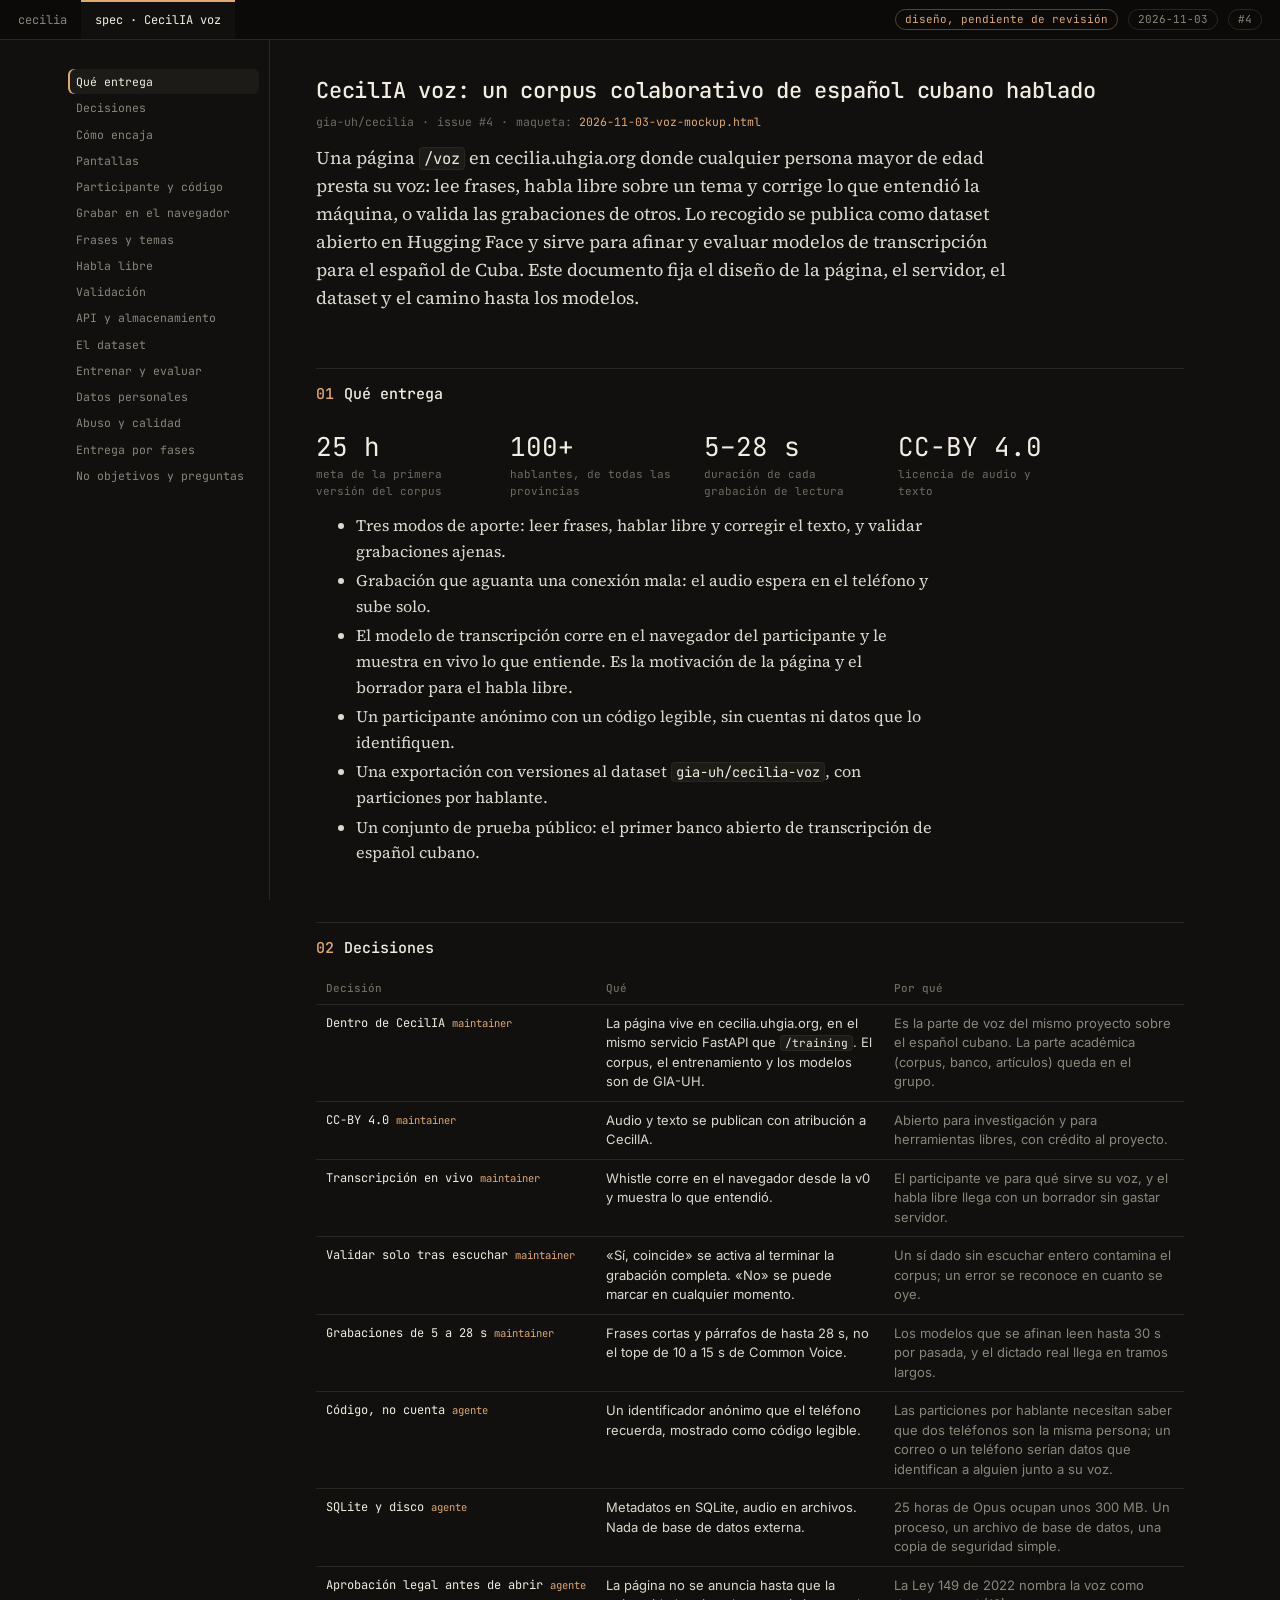
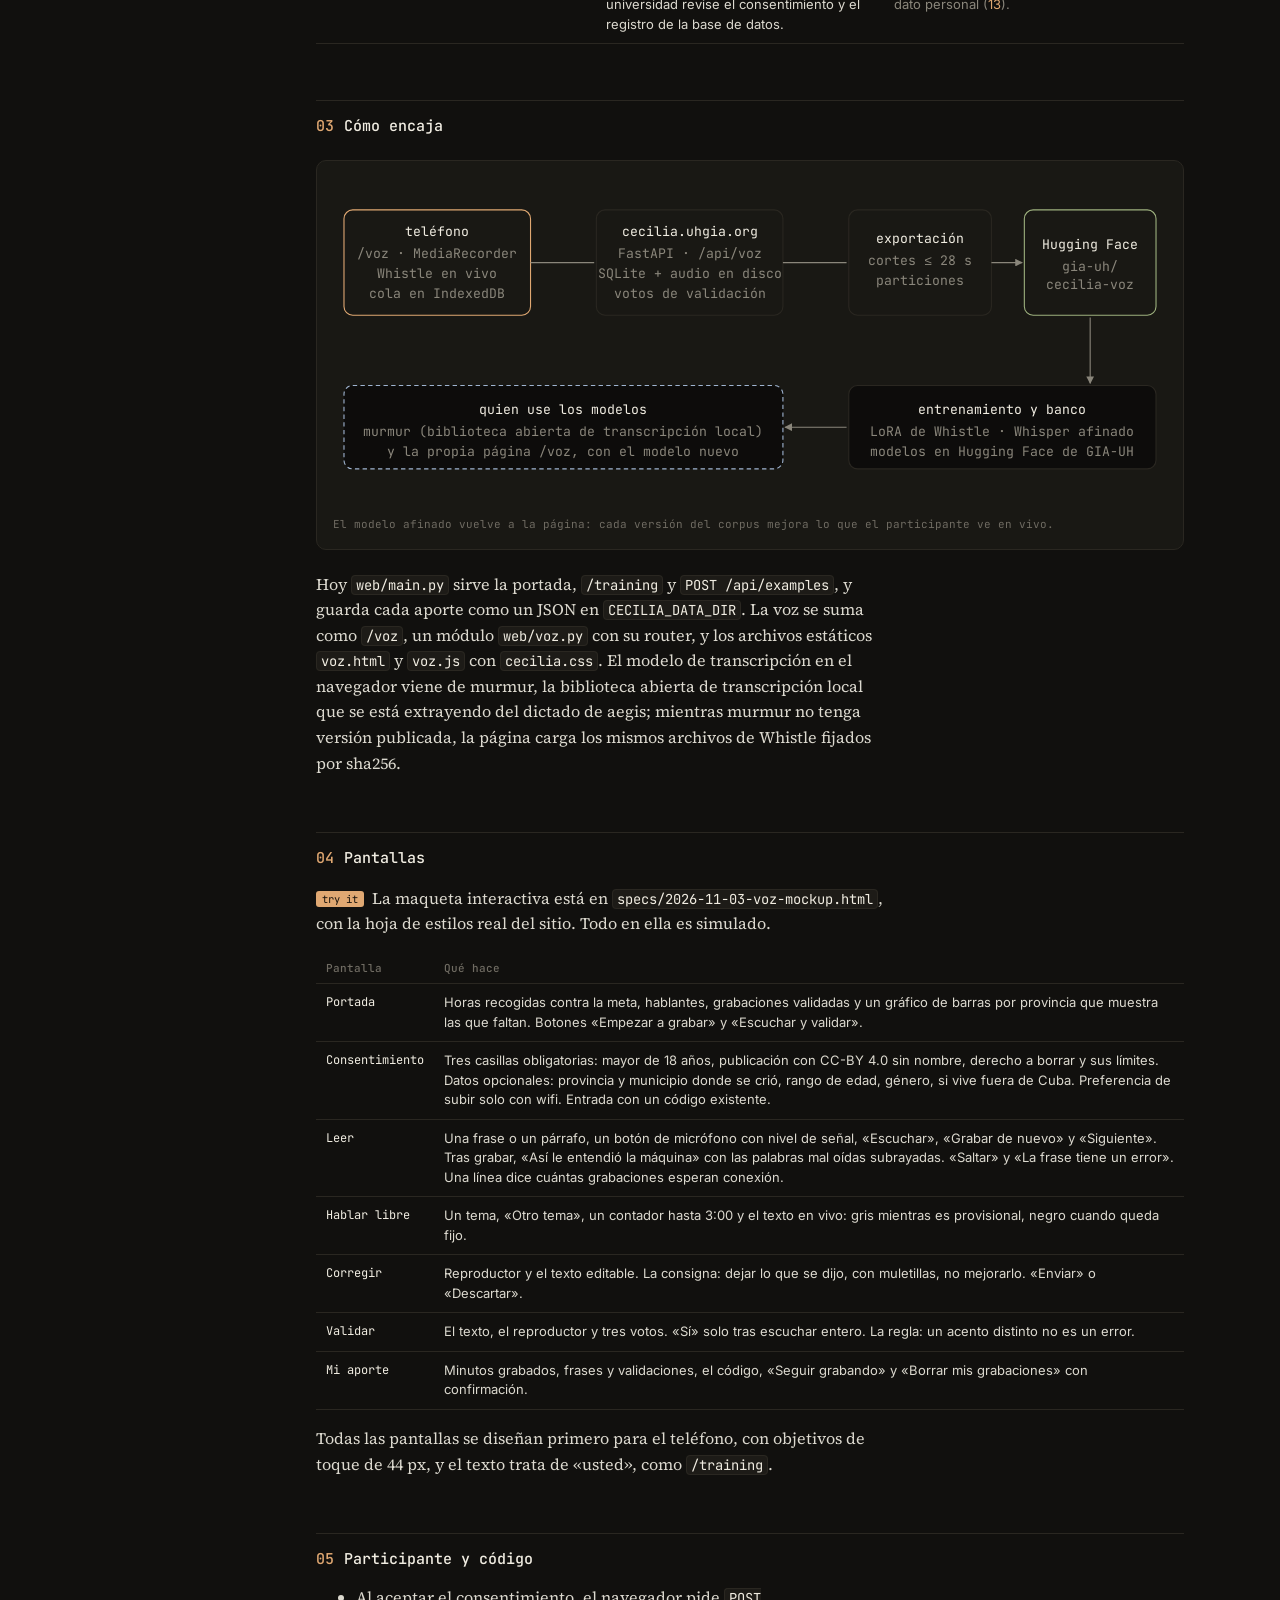
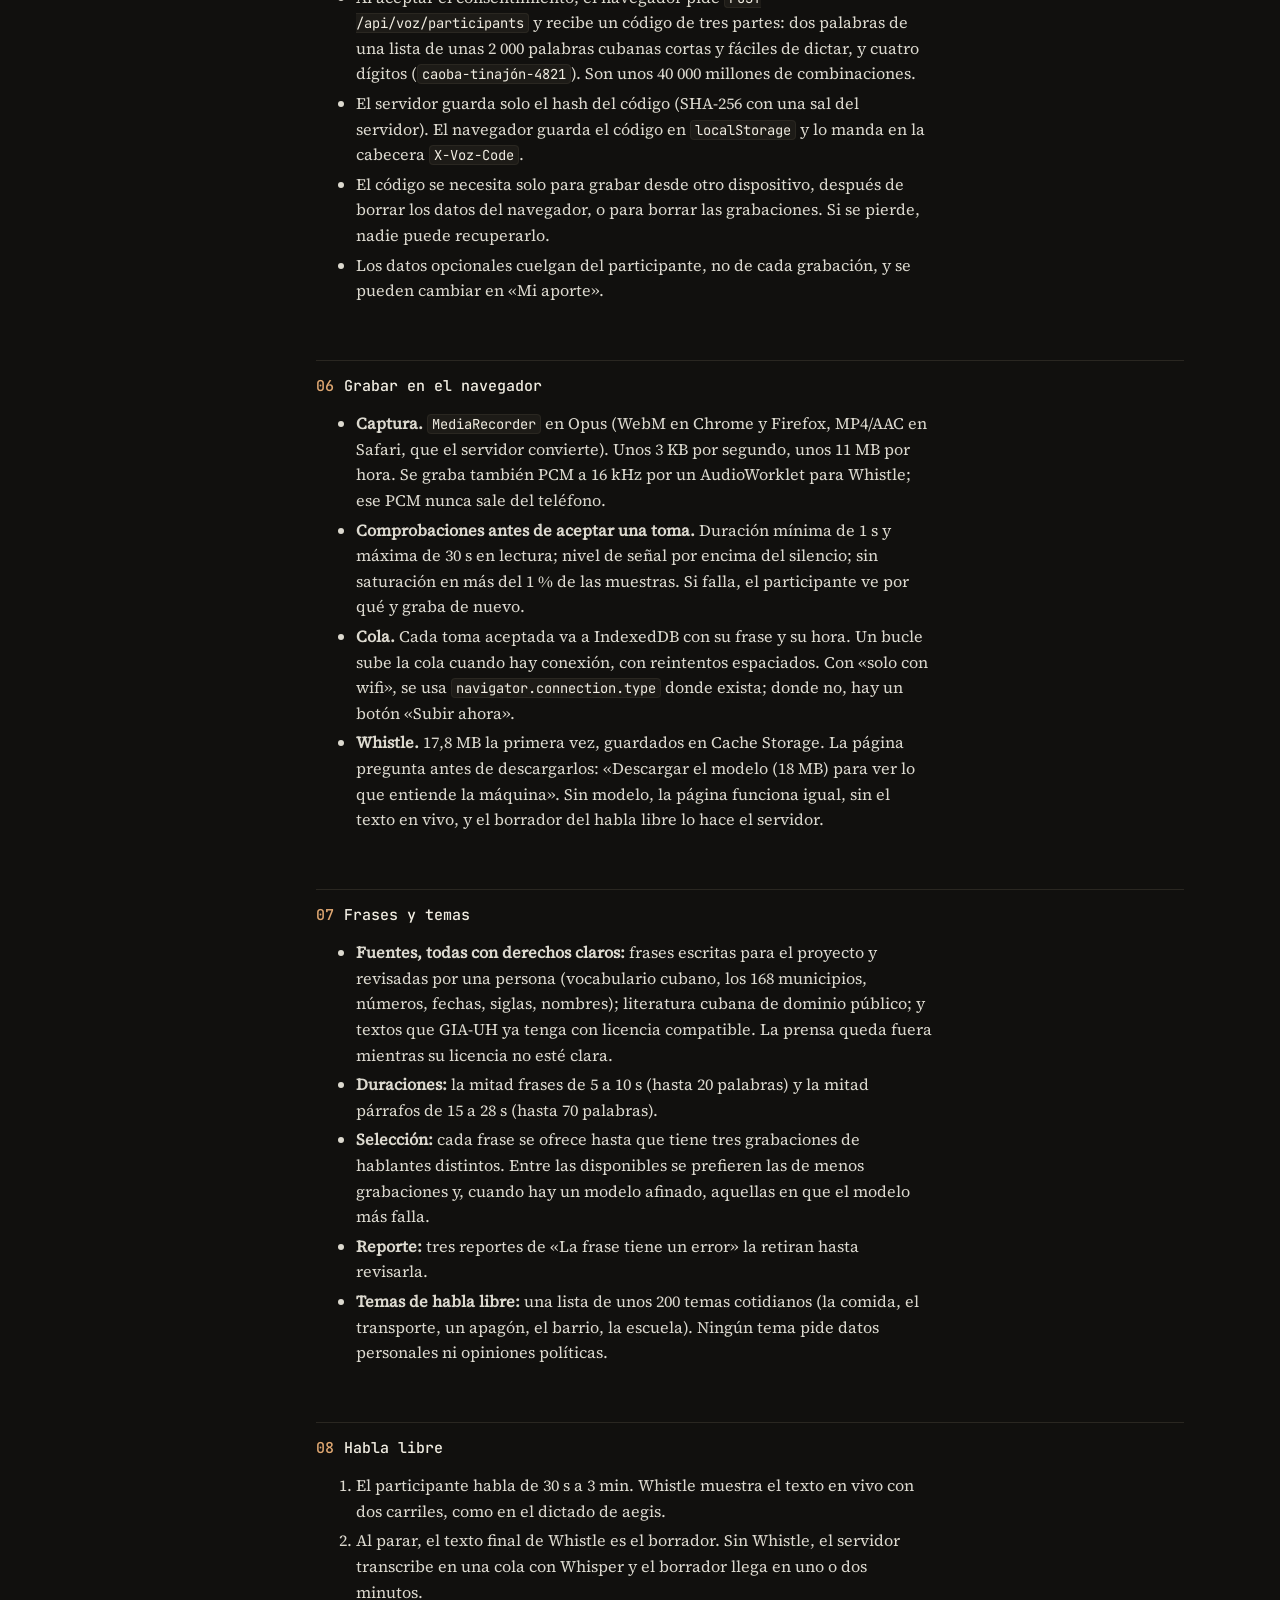
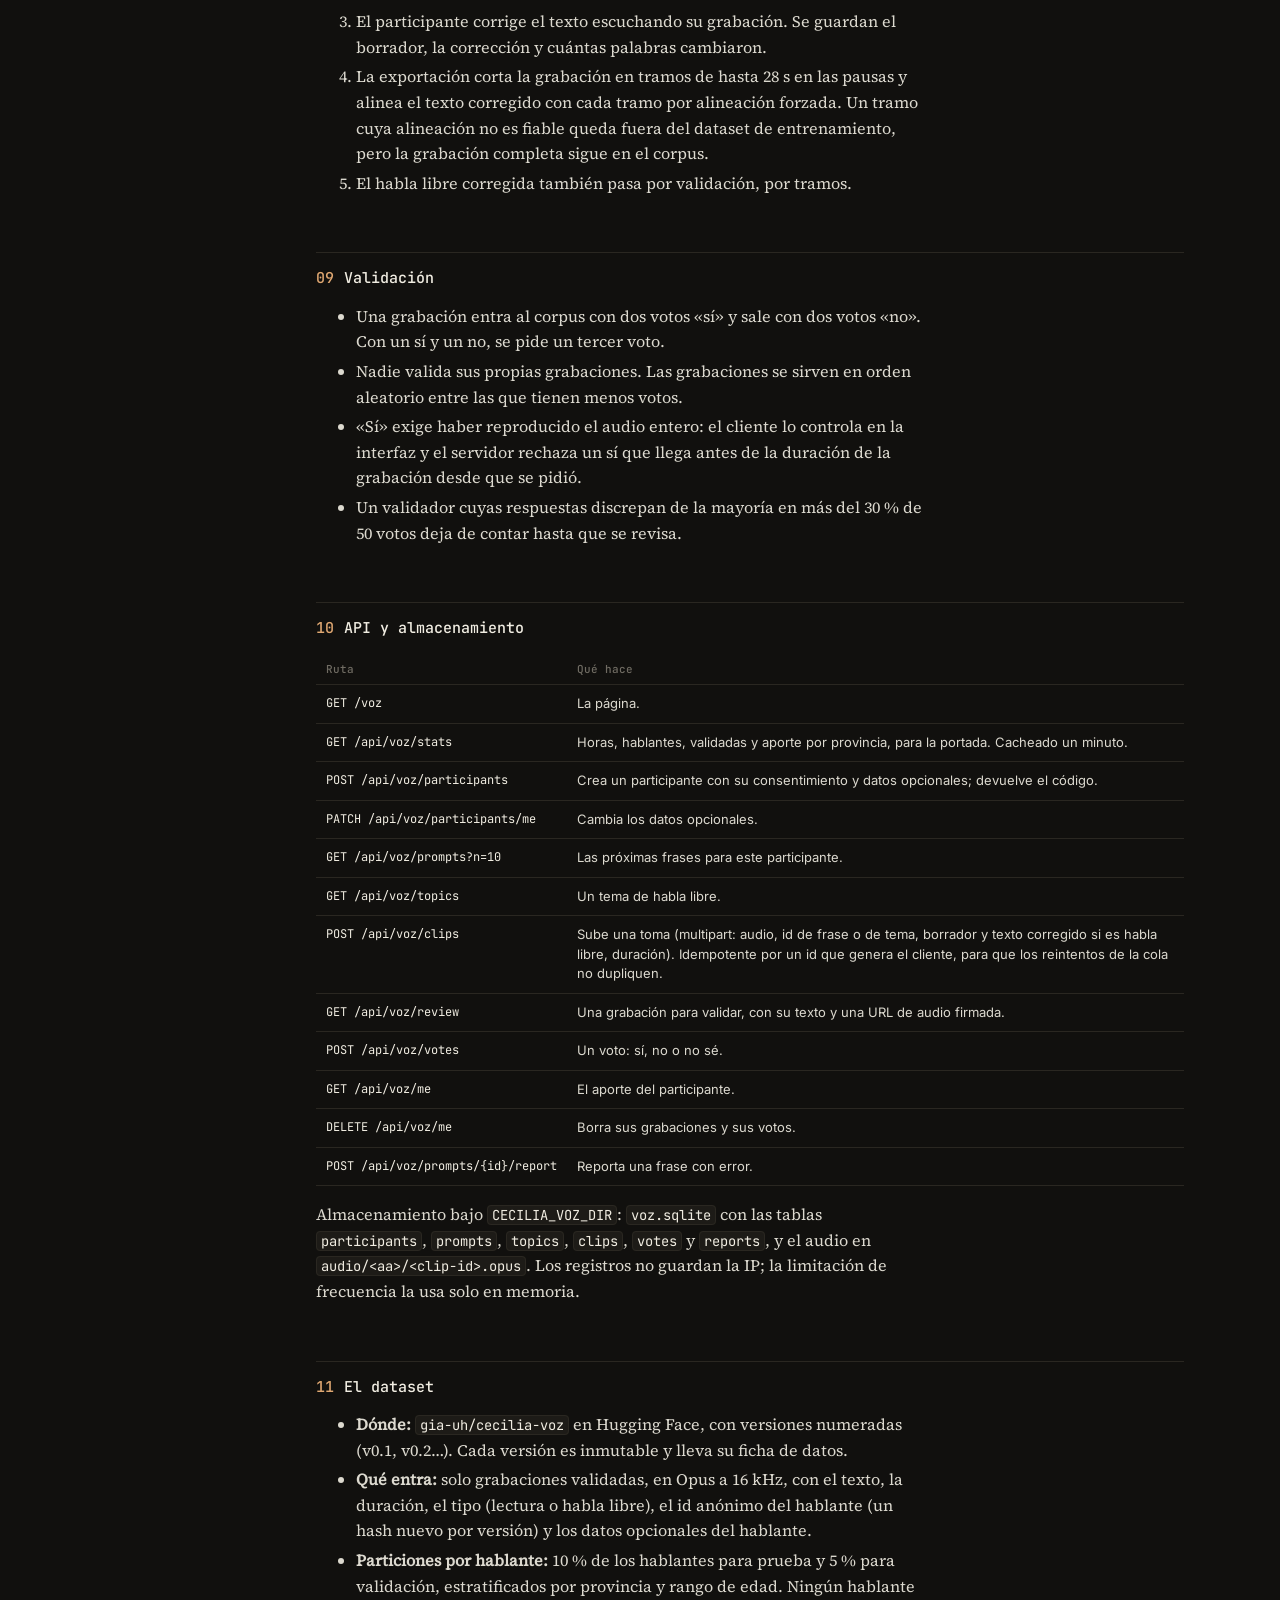
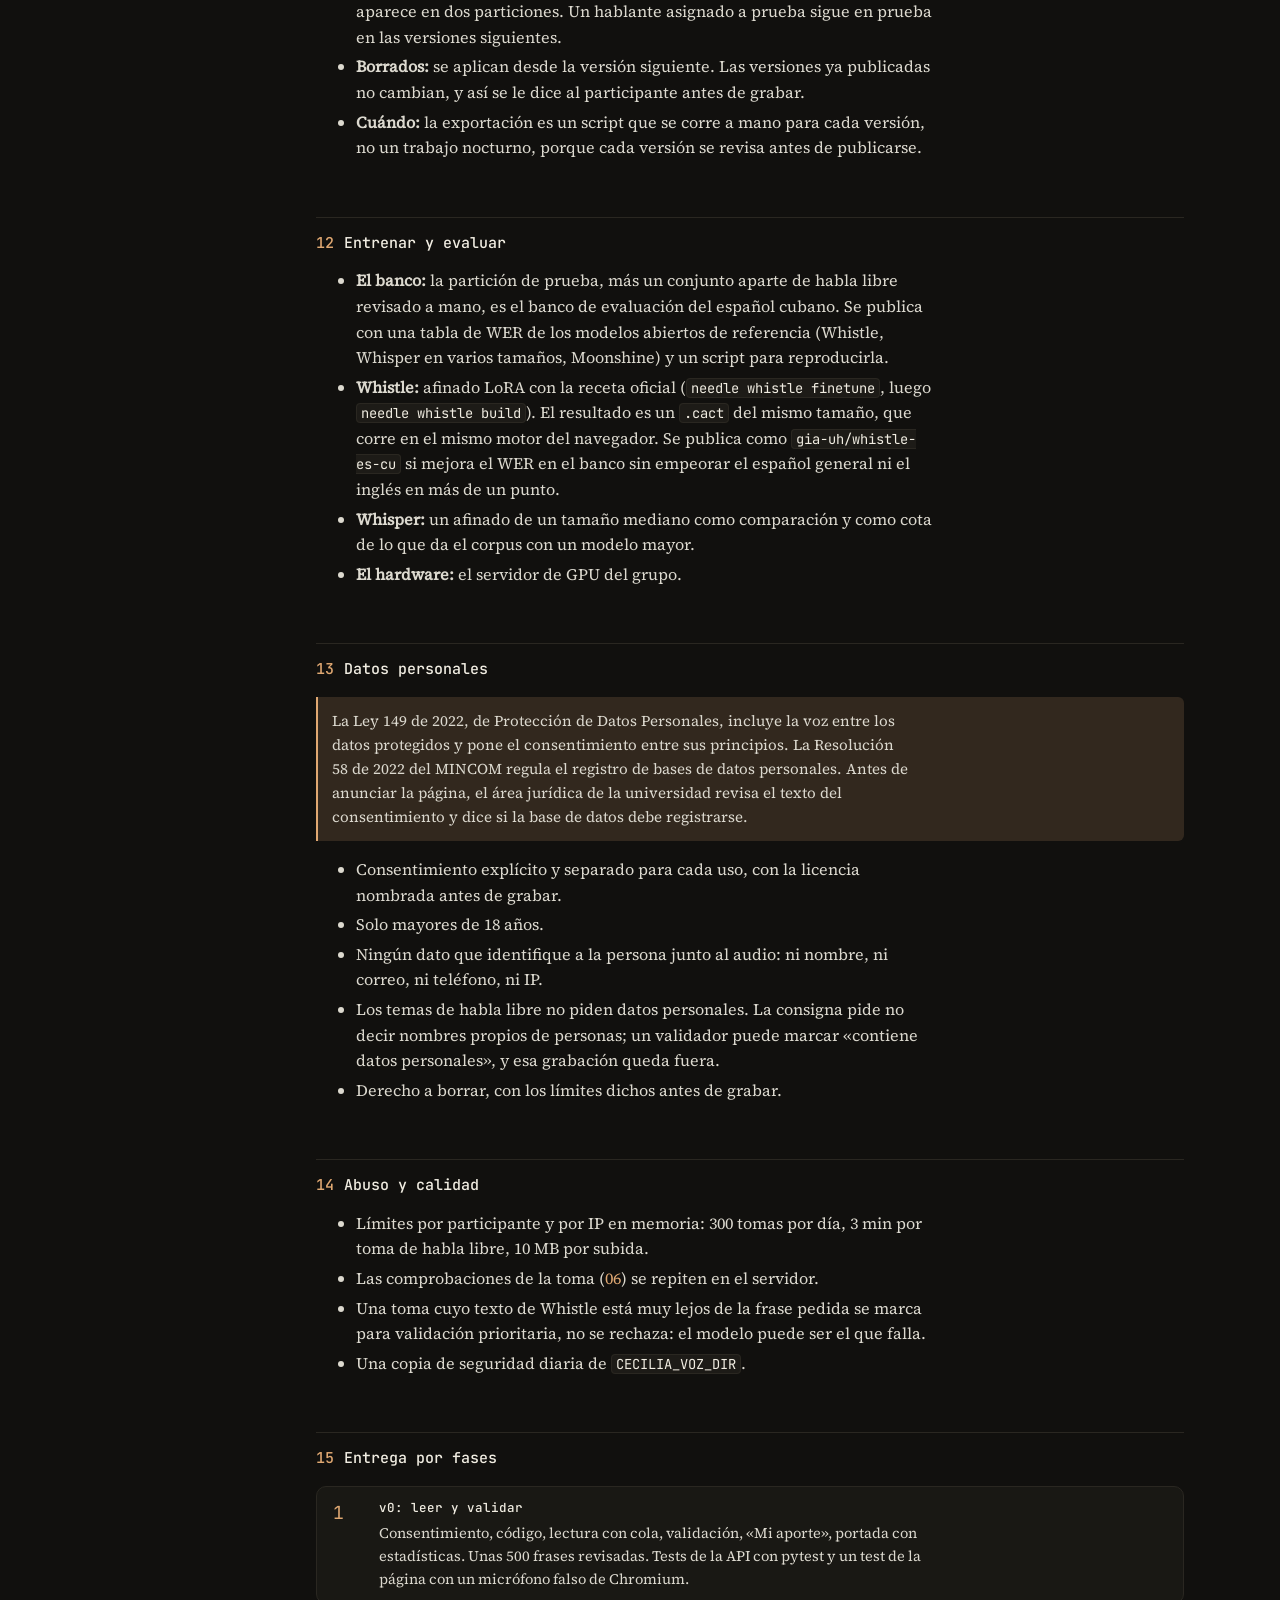
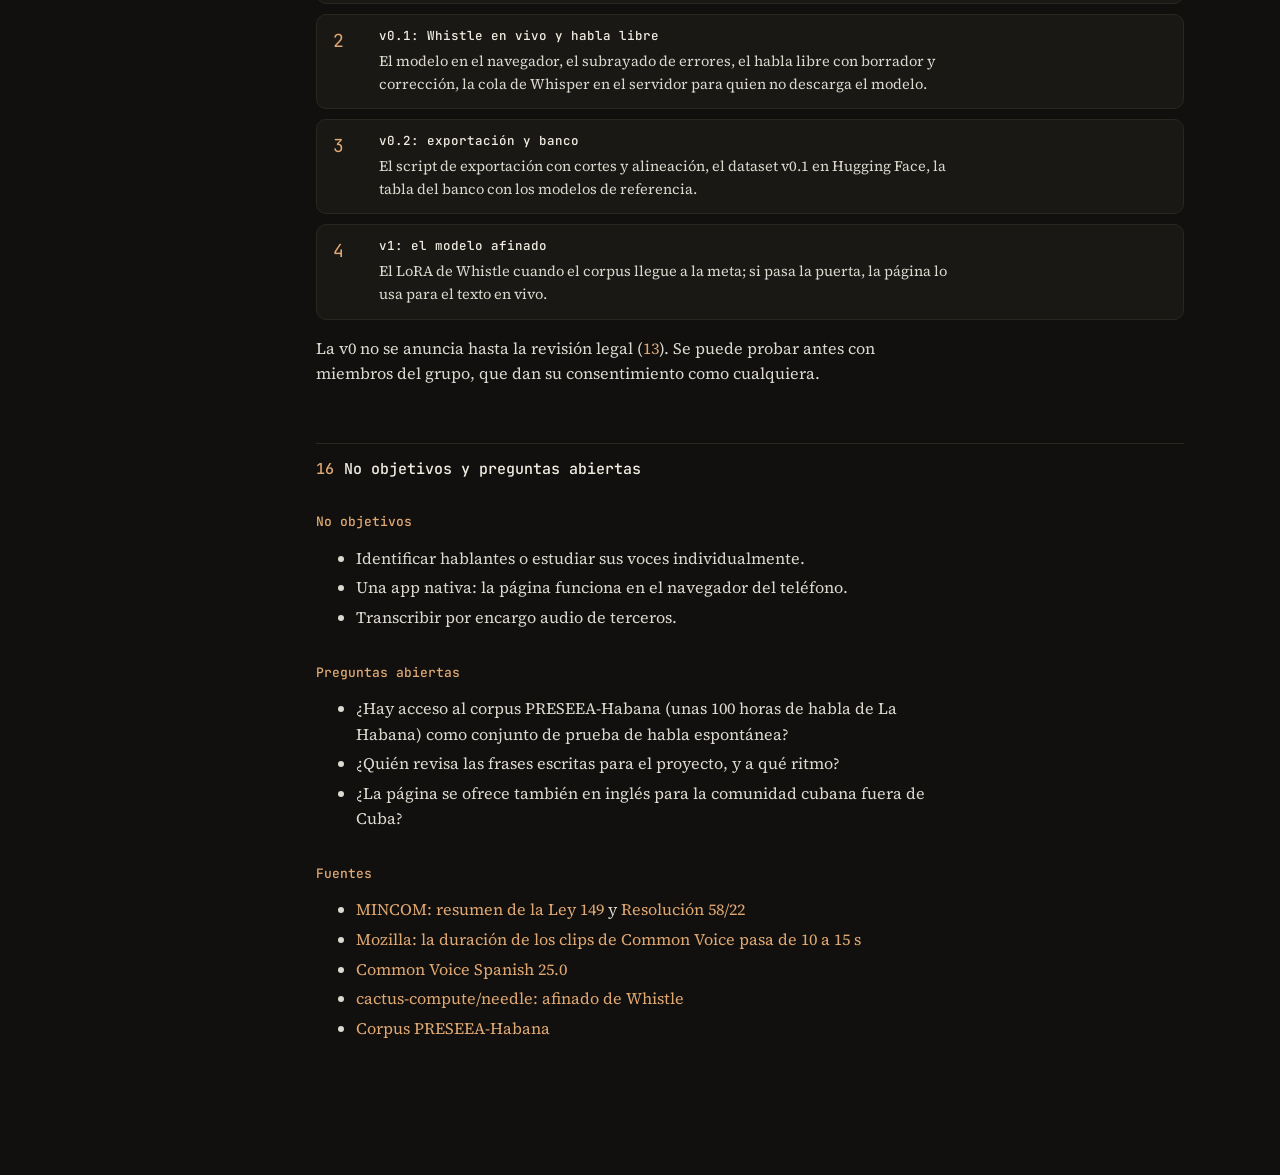
<file: specs/2026-11-03-voz-design.html>
<!doctype html>
<html lang="es">
<head>
<meta charset="utf-8">
<meta name="viewport" content="width=device-width,initial-scale=1">
<title>cecilia · spec · CecilIA voz</title>
<style>
/* @aegis-fonts */
@font-face{font-family:'Inter';font-weight:400;font-style:normal;font-display:swap;src:url([data-uri]) format('woff2')}
@font-face{font-family:'Inter';font-weight:500;font-style:normal;font-display:swap;src:url([data-uri]) format('woff2')}
@font-face{font-family:'JBM';font-weight:400;font-style:normal;font-display:swap;src:url([data-uri]) format('woff2')}
@font-face{font-family:'JBM';font-weight:500;font-style:normal;font-display:swap;src:url([data-uri]) format('woff2')}
@font-face{font-family:'SS4';font-weight:400;font-style:normal;font-display:swap;src:url([data-uri]) format('woff2')}
@font-face{font-family:'SS4';font-weight:400;font-style:italic;font-display:swap;src:url([data-uri]) format('woff2')}
/* @aegis-fonts-end */
/* The ink theme's variables, copied from repos/aegis/src/aegis/client/themes/ink.css. */
:root{
  --bg:#11100e;--chrome:#0b0a09;--side:#0d0c0b;--surface:#191814;--raised:#1d1b17;--rule:#2a2721;
  --ink:#dcd9cf;--strong:#f1ede2;--muted:#8a867b;--faint:#6f6b62;
  --accent:#e0a872;--accent-soft:rgba(224,168,114,.16);--on-accent:#1a140d;
  --ok:#9db07e;--err:#d9806f;--err-bg:#221512;--warn:#e0a872;--comms:#9fb4d0;
  --font-ui:'Inter',system-ui,-apple-system,'Segoe UI',sans-serif;
  --font-prose:'SS4',Georgia,serif;
  --font-mono:'JBM',ui-monospace,Menlo,monospace;
  --r:6px;--r-lg:10px;
}
*{box-sizing:border-box}
[hidden]{display:none!important}
html{scroll-behavior:smooth;scroll-padding-top:56px}
body{margin:0;background:var(--bg);color:var(--ink);font-family:var(--font-ui);font-size:14px;line-height:1.5}
a{color:var(--accent);text-decoration:none}
a:hover{text-decoration:underline}
code{font-family:var(--font-mono);font-size:.86em;background:var(--raised);border:1px solid var(--rule);border-radius:4px;padding:0 4px;color:var(--strong)}
.chrome{position:sticky;top:0;z-index:30;display:flex;align-items:center;gap:14px;height:40px;padding:0 18px;
  background:var(--chrome);border-bottom:1px solid var(--rule);font-family:var(--font-mono);font-size:12px;color:var(--muted)}
.chrome .tab{height:100%;display:flex;align-items:center;padding:0 14px;background:var(--bg);color:var(--strong);box-shadow:inset 0 2px 0 var(--accent)}
.chrome .st{margin-left:auto;display:flex;gap:10px}
.pill{font-family:var(--font-mono);font-size:11px;border:1px solid var(--rule);border-radius:999px;padding:1px 9px;color:var(--muted);white-space:nowrap}
.pill.acc{color:var(--accent);border-color:#5a4430}
.wrap{display:grid;grid-template-columns:220px minmax(0,1fr);max-width:1180px;margin:0 auto}
nav.toc{position:sticky;top:40px;align-self:start;height:calc(100vh - 40px);overflow:auto;padding:28px 10px 28px 18px;
  font-family:var(--font-mono);font-size:11.5px;border-right:1px solid var(--rule)}
nav.toc a{display:block;padding:4px 8px;margin:1px 0;border-radius:var(--r);color:var(--muted)}
nav.toc a:hover{background:var(--raised);color:var(--strong);text-decoration:none}
nav.toc a.on{color:var(--strong);background:var(--raised);box-shadow:inset 2px 0 0 var(--accent)}
main{padding:34px 46px 120px;min-width:0}
@media (max-width:860px){.wrap{grid-template-columns:1fr}nav.toc{display:none}main{padding:24px 18px 80px}}
h1{font-family:var(--font-mono);font-weight:500;font-size:22px;color:var(--strong);margin:0 0 6px;letter-spacing:-.01em}
.lede{font-family:var(--font-prose);font-size:18px;color:var(--ink);max-width:70ch;margin:14px 0 0;line-height:1.55}
h2{font-family:var(--font-mono);font-weight:500;font-size:15px;color:var(--strong);margin:56px 0 14px;padding-top:14px;border-top:1px solid var(--rule)}
h2 .n{color:var(--accent);margin-right:10px}
h3{font-family:var(--font-mono);font-weight:500;font-size:13px;color:var(--accent);margin:32px 0 8px}
p,li{font-family:var(--font-prose);font-size:16px;line-height:1.6;max-width:72ch}
li{margin:4px 0}
.meta{font-family:var(--font-mono);font-size:11.5px;color:var(--faint);display:flex;gap:8px;flex-wrap:wrap;align-items:center}
.duo{display:grid;grid-template-columns:1fr 1fr;gap:14px;margin:22px 0}
@media (max-width:760px){.duo{grid-template-columns:1fr}}
.card{background:var(--surface);border:1px solid var(--rule);border-radius:var(--r-lg);padding:16px 18px}
.card h4{margin:0 0 6px;font-family:var(--font-mono);font-weight:500;font-size:12.5px;color:var(--strong)}
.card p{font-size:14.5px;margin:6px 0 0}
.stats{display:flex;gap:26px;margin:22px 0 4px;flex-wrap:wrap}
.stat .v{font-family:var(--font-mono);font-size:26px;color:var(--strong)}
.stat .k{font-family:var(--font-mono);font-size:11px;color:var(--faint);max-width:24ch}
figure{margin:22px 0;background:var(--surface);border:1px solid var(--rule);border-radius:var(--r-lg);padding:16px}
figure svg{width:100%;height:auto;display:block}
figcaption{font-family:var(--font-mono);font-size:11px;color:var(--faint);margin-top:10px}
.try{font-family:var(--font-mono);font-size:10.5px;color:var(--on-accent);background:var(--accent);border-radius:3px;padding:1px 6px;margin-right:8px;vertical-align:1px}
.tbl{width:100%;border-collapse:collapse;margin:14px 0;font-size:13px}
.tbl th{text-align:left;font-family:var(--font-mono);font-weight:500;font-size:11px;color:var(--faint);padding:7px 10px;border-bottom:1px solid var(--rule)}
.tbl td{padding:9px 10px;border-bottom:1px solid var(--rule);vertical-align:top;color:var(--ink)}
.tbl td:first-child{color:var(--strong);font-family:var(--font-mono);font-size:12px;white-space:nowrap}
.tbl .why{color:var(--muted)}
.who{font-family:var(--font-mono);font-size:10.5px;color:var(--accent)}
.who.q{color:var(--comms)}
pre{font-family:var(--font-mono);font-size:12px;line-height:1.55;background:var(--chrome);border:1px solid var(--rule);border-radius:var(--r);padding:12px 14px;overflow:auto;color:var(--ink);margin:12px 0}
pre .c{color:var(--faint)}
.steps{display:flex;flex-direction:column;gap:10px;margin:16px 0;counter-reset:s}
.step{display:grid;grid-template-columns:34px 1fr;gap:12px;background:var(--surface);border:1px solid var(--rule);border-radius:var(--r-lg);padding:12px 16px}
.step .n{counter-increment:s;font-family:var(--font-mono);font-size:18px;color:var(--accent)}
.step .n:before{content:counter(s)}
.step h4{margin:0;font-family:var(--font-mono);font-weight:500;font-size:12.5px;color:var(--strong)}
.step p{font-size:14.5px;margin:4px 0 0}
.step .gate{font-family:var(--font-mono);font-size:11.5px;color:var(--ok);margin-top:6px}
.note{border-left:2px solid var(--warn);background:var(--accent-soft);border-radius:0 var(--r) var(--r) 0;padding:8px 14px;margin:16px 0}
.note p{margin:4px 0;font-size:15px}
/* the lexicon tester */
.lx{background:var(--bg);border:1px solid var(--rule);border-radius:var(--r-lg);overflow:hidden;margin:16px 0}
.lx .row{display:grid;grid-template-columns:1fr 1fr;gap:0}
.lx .col{padding:12px 14px;min-width:0}
.lx .col+.col{border-left:1px solid var(--rule)}
.lx label{display:block;font-family:var(--font-mono);font-size:11px;color:var(--faint);margin-bottom:6px}
.lx textarea{width:100%;background:var(--surface);border:1px solid var(--rule);border-radius:var(--r);color:var(--strong);font:12.5px/1.5 var(--font-mono);padding:8px;resize:vertical;min-height:110px}
.lx .out{padding:12px 14px;border-top:1px solid var(--rule);font-family:var(--font-prose);font-size:15.5px;color:var(--strong)}
.lx .out mark{background:var(--accent-soft);color:var(--accent);border-radius:3px;padding:0 2px}
.lx .cnt{font-family:var(--font-mono);font-size:11px;color:var(--faint);padding:0 14px 12px}
/* the two-lane player */
.lane{background:var(--bg);border:1px solid var(--rule);border-radius:var(--r-lg);padding:14px 16px;margin:16px 0}
.lane .ctl{display:flex;gap:10px;align-items:center;flex-wrap:wrap;font-family:var(--font-mono);font-size:11.5px;color:var(--muted)}
.lane button{font:11.5px var(--font-mono);background:var(--accent);color:var(--on-accent);border:0;border-radius:5px;padding:5px 12px;cursor:pointer}
.lane .box{margin-top:12px;min-height:90px;background:var(--surface);border:1px solid var(--rule);border-radius:var(--r);padding:10px 12px;font-family:var(--font-prose);font-size:15.5px;color:var(--strong)}
.lane .prov{color:var(--muted);font-style:italic}
.lane .fin{color:var(--strong)}
@media (pointer:coarse){
  .lane button,.lx textarea{min-height:44px}
}
@media (max-width:640px){
  .chrome .st .pill:not(.acc){display:none}
  .chrome{gap:8px;padding:0 10px}
  .chrome .tab{overflow:hidden;text-overflow:ellipsis;white-space:nowrap;min-width:0;padding:0 8px}
  .chrome .st{min-width:0}
  .chrome .st .pill{overflow:hidden;text-overflow:ellipsis;max-width:40vw}
  .tbl thead{display:none}
  .tbl,.tbl tbody,.tbl tr,.tbl td{display:block;width:auto}
  .tbl tr{padding:10px 0;border-bottom:1px solid var(--rule)}
  .tbl td{border:0;padding:2px 0}
  .tbl td:first-child{white-space:normal;margin-bottom:2px}
  code{overflow-wrap:anywhere}
  pre{white-space:pre-wrap;overflow-wrap:anywhere}
  .lx .row{grid-template-columns:1fr}
  .lx .col+.col{border-left:0;border-top:1px solid var(--rule)}
}
</style>
</head>
<body>
<div class="chrome">
  <span>cecilia</span>
  <span class="tab">spec · CecilIA voz</span>
  <span class="st"><span class="pill acc">diseño, pendiente de revisión</span><span class="pill">2026-11-03</span><span class="pill">#4</span></span>
</div>

<div class="wrap">
<nav class="toc" id="toc">
  <a href="#delivers">Qué entrega</a>
  <a href="#decisions">Decisiones</a>
  <a href="#fits">Cómo encaja</a>
  <a href="#screens">Pantallas</a>
  <a href="#participant">Participante y código</a>
  <a href="#recording">Grabar en el navegador</a>
  <a href="#prompts">Frases y temas</a>
  <a href="#free">Habla libre</a>
  <a href="#validation">Validación</a>
  <a href="#api">API y almacenamiento</a>
  <a href="#export">El dataset</a>
  <a href="#training">Entrenar y evaluar</a>
  <a href="#legal">Datos personales</a>
  <a href="#abuse">Abuso y calidad</a>
  <a href="#delivery">Entrega por fases</a>
  <a href="#open">No objetivos y preguntas</a>
</nav>
<main>

<h1>CecilIA voz: un corpus colaborativo de español cubano hablado</h1>
<div class="meta"><span>gia-uh/cecilia</span><span>·</span><span>issue #4</span><span>·</span><span>maqueta: <a href="2026-11-03-voz-mockup.html">2026-11-03-voz-mockup.html</a></span></div>
<p class="lede">Una página <code>/voz</code> en cecilia.uhgia.org donde cualquier persona mayor de edad presta su voz: lee frases, habla libre sobre un tema y corrige lo que entendió la máquina, o valida las grabaciones de otros. Lo recogido se publica como dataset abierto en Hugging Face y sirve para afinar y evaluar modelos de transcripción para el español de Cuba. Este documento fija el diseño de la página, el servidor, el dataset y el camino hasta los modelos.</p>

<h2 id="delivers"><span class="n">01</span>Qué entrega</h2>
<div class="stats">
  <div class="stat"><div class="v">25 h</div><div class="k">meta de la primera versión del corpus</div></div>
  <div class="stat"><div class="v">100+</div><div class="k">hablantes, de todas las provincias</div></div>
  <div class="stat"><div class="v">5–28 s</div><div class="k">duración de cada grabación de lectura</div></div>
  <div class="stat"><div class="v">CC-BY 4.0</div><div class="k">licencia de audio y texto</div></div>
</div>
<ul>
  <li>Tres modos de aporte: leer frases, hablar libre y corregir el texto, y validar grabaciones ajenas.</li>
  <li>Grabación que aguanta una conexión mala: el audio espera en el teléfono y sube solo.</li>
  <li>El modelo de transcripción corre en el navegador del participante y le muestra en vivo lo que entiende. Es la motivación de la página y el borrador para el habla libre.</li>
  <li>Un participante anónimo con un código legible, sin cuentas ni datos que lo identifiquen.</li>
  <li>Una exportación con versiones al dataset <code>gia-uh/cecilia-voz</code>, con particiones por hablante.</li>
  <li>Un conjunto de prueba público: el primer banco abierto de transcripción de español cubano.</li>
</ul>

<h2 id="decisions"><span class="n">02</span>Decisiones</h2>
<table class="tbl">
<thead><tr><th>Decisión</th><th>Qué</th><th>Por qué</th></tr></thead>
<tbody>
<tr><td>Dentro de CecilIA <span class="who">maintainer</span></td><td>La página vive en cecilia.uhgia.org, en el mismo servicio FastAPI que <code>/training</code>. El corpus, el entrenamiento y los modelos son de GIA-UH.</td><td class="why">Es la parte de voz del mismo proyecto sobre el español cubano. La parte académica (corpus, banco, artículos) queda en el grupo.</td></tr>
<tr><td>CC-BY 4.0 <span class="who">maintainer</span></td><td>Audio y texto se publican con atribución a CecilIA.</td><td class="why">Abierto para investigación y para herramientas libres, con crédito al proyecto.</td></tr>
<tr><td>Transcripción en vivo <span class="who">maintainer</span></td><td>Whistle corre en el navegador desde la v0 y muestra lo que entendió.</td><td class="why">El participante ve para qué sirve su voz, y el habla libre llega con un borrador sin gastar servidor.</td></tr>
<tr><td>Validar solo tras escuchar <span class="who">maintainer</span></td><td>«Sí, coincide» se activa al terminar la grabación completa. «No» se puede marcar en cualquier momento.</td><td class="why">Un sí dado sin escuchar entero contamina el corpus; un error se reconoce en cuanto se oye.</td></tr>
<tr><td>Grabaciones de 5 a 28 s <span class="who">maintainer</span></td><td>Frases cortas y párrafos de hasta 28 s, no el tope de 10 a 15 s de Common Voice.</td><td class="why">Los modelos que se afinan leen hasta 30 s por pasada, y el dictado real llega en tramos largos.</td></tr>
<tr><td>Código, no cuenta <span class="who">agente</span></td><td>Un identificador anónimo que el teléfono recuerda, mostrado como código legible.</td><td class="why">Las particiones por hablante necesitan saber que dos teléfonos son la misma persona; un correo o un teléfono serían datos que identifican a alguien junto a su voz.</td></tr>
<tr><td>SQLite y disco <span class="who">agente</span></td><td>Metadatos en SQLite, audio en archivos. Nada de base de datos externa.</td><td class="why">25 horas de Opus ocupan unos 300 MB. Un proceso, un archivo de base de datos, una copia de seguridad simple.</td></tr>
<tr><td>Aprobación legal antes de abrir <span class="who">agente</span></td><td>La página no se anuncia hasta que la universidad revise el consentimiento y el registro de la base de datos.</td><td class="why">La Ley 149 de 2022 nombra la voz como dato personal (<a href="#legal">13</a>).</td></tr>
</tbody>
</table>

<h2 id="fits"><span class="n">03</span>Cómo encaja</h2>
<figure>
<svg viewBox="0 0 760 300" role="img" aria-label="Del teléfono al dataset y a los modelos">
  <defs><marker id="ar" viewBox="0 0 10 10" refX="9" refY="5" markerWidth="7" markerHeight="7" orient="auto"><path d="M0 0L10 5L0 10z" fill="#8a867b"/></marker></defs>
  <g font-family="JBM,monospace" font-size="12" fill="#dcd9cf">
    <rect x="10" y="30" width="170" height="96" rx="8" fill="#191814" stroke="#e0a872"/>
    <text x="95" y="54" text-anchor="middle" fill="#f1ede2">teléfono</text>
    <text x="95" y="74" text-anchor="middle" fill="#8a867b">/voz · MediaRecorder</text>
    <text x="95" y="92" text-anchor="middle" fill="#8a867b">Whistle en vivo</text>
    <text x="95" y="110" text-anchor="middle" fill="#8a867b">cola en IndexedDB</text>
    <rect x="240" y="30" width="170" height="96" rx="8" fill="#191814" stroke="#2a2721"/>
    <text x="325" y="54" text-anchor="middle" fill="#f1ede2">cecilia.uhgia.org</text>
    <text x="325" y="74" text-anchor="middle" fill="#8a867b">FastAPI · /api/voz</text>
    <text x="325" y="92" text-anchor="middle" fill="#8a867b">SQLite + audio en disco</text>
    <text x="325" y="110" text-anchor="middle" fill="#8a867b">votos de validación</text>
    <rect x="470" y="30" width="130" height="96" rx="8" fill="#191814" stroke="#2a2721"/>
    <text x="535" y="60" text-anchor="middle" fill="#f1ede2">exportación</text>
    <text x="535" y="80" text-anchor="middle" fill="#8a867b">cortes ≤ 28 s</text>
    <text x="535" y="98" text-anchor="middle" fill="#8a867b">particiones</text>
    <rect x="630" y="30" width="120" height="96" rx="8" fill="#191814" stroke="#9db07e"/>
    <text x="690" y="66" text-anchor="middle" fill="#f1ede2">Hugging Face</text>
    <text x="690" y="86" text-anchor="middle" fill="#8a867b">gia-uh/</text>
    <text x="690" y="102" text-anchor="middle" fill="#8a867b">cecilia-voz</text>
    <path d="M180 78H238M410 78H468M600 78H628" stroke="#8a867b" fill="none" marker-end="url(#ar)"/>
    <rect x="470" y="190" width="280" height="76" rx="8" fill="#0d0c0b" stroke="#2a2721"/>
    <text x="610" y="216" text-anchor="middle" fill="#f1ede2">entrenamiento y banco</text>
    <text x="610" y="236" text-anchor="middle" fill="#8a867b">LoRA de Whistle · Whisper afinado</text>
    <text x="610" y="254" text-anchor="middle" fill="#8a867b">modelos en Hugging Face de GIA-UH</text>
    <path d="M690 128V188" stroke="#8a867b" fill="none" marker-end="url(#ar)"/>
    <rect x="10" y="190" width="400" height="76" rx="8" fill="#0d0c0b" stroke="#9fb4d0" stroke-dasharray="4 3"/>
    <text x="210" y="216" text-anchor="middle" fill="#f1ede2">quien use los modelos</text>
    <text x="210" y="236" text-anchor="middle" fill="#8a867b">murmur (biblioteca abierta de transcripción local)</text>
    <text x="210" y="254" text-anchor="middle" fill="#8a867b">y la propia página /voz, con el modelo nuevo</text>
    <path d="M468 228H412" stroke="#8a867b" fill="none" marker-end="url(#ar)"/>
  </g>
</svg>
<figcaption>El modelo afinado vuelve a la página: cada versión del corpus mejora lo que el participante ve en vivo.</figcaption>
</figure>
<p>Hoy <code>web/main.py</code> sirve la portada, <code>/training</code> y <code>POST /api/examples</code>, y guarda cada aporte como un JSON en <code>CECILIA_DATA_DIR</code>. La voz se suma como <code>/voz</code>, un módulo <code>web/voz.py</code> con su router, y los archivos estáticos <code>voz.html</code> y <code>voz.js</code> con <code>cecilia.css</code>. El modelo de transcripción en el navegador viene de murmur, la biblioteca abierta de transcripción local que se está extrayendo del dictado de aegis; mientras murmur no tenga versión publicada, la página carga los mismos archivos de Whistle fijados por sha256.</p>

<h2 id="screens"><span class="n">04</span>Pantallas</h2>
<p><span class="try">try it</span>La maqueta interactiva está en <a href="2026-11-03-voz-mockup.html"><code>specs/2026-11-03-voz-mockup.html</code></a>, con la hoja de estilos real del sitio. Todo en ella es simulado.</p>
<table class="tbl">
<thead><tr><th>Pantalla</th><th>Qué hace</th></tr></thead>
<tbody>
<tr><td>Portada</td><td>Horas recogidas contra la meta, hablantes, grabaciones validadas y un gráfico de barras por provincia que muestra las que faltan. Botones «Empezar a grabar» y «Escuchar y validar».</td></tr>
<tr><td>Consentimiento</td><td>Tres casillas obligatorias: mayor de 18 años, publicación con CC-BY 4.0 sin nombre, derecho a borrar y sus límites. Datos opcionales: provincia y municipio donde se crió, rango de edad, género, si vive fuera de Cuba. Preferencia de subir solo con wifi. Entrada con un código existente.</td></tr>
<tr><td>Leer</td><td>Una frase o un párrafo, un botón de micrófono con nivel de señal, «Escuchar», «Grabar de nuevo» y «Siguiente». Tras grabar, «Así le entendió la máquina» con las palabras mal oídas subrayadas. «Saltar» y «La frase tiene un error». Una línea dice cuántas grabaciones esperan conexión.</td></tr>
<tr><td>Hablar libre</td><td>Un tema, «Otro tema», un contador hasta 3:00 y el texto en vivo: gris mientras es provisional, negro cuando queda fijo.</td></tr>
<tr><td>Corregir</td><td>Reproductor y el texto editable. La consigna: dejar lo que se dijo, con muletillas, no mejorarlo. «Enviar» o «Descartar».</td></tr>
<tr><td>Validar</td><td>El texto, el reproductor y tres votos. «Sí» solo tras escuchar entero. La regla: un acento distinto no es un error.</td></tr>
<tr><td>Mi aporte</td><td>Minutos grabados, frases y validaciones, el código, «Seguir grabando» y «Borrar mis grabaciones» con confirmación.</td></tr>
</tbody>
</table>
<p>Todas las pantallas se diseñan primero para el teléfono, con objetivos de toque de 44 px, y el texto trata de «usted», como <code>/training</code>.</p>

<h2 id="participant"><span class="n">05</span>Participante y código</h2>
<ul>
  <li>Al aceptar el consentimiento, el navegador pide <code>POST /api/voz/participants</code> y recibe un código de tres partes: dos palabras de una lista de unas 2 000 palabras cubanas cortas y fáciles de dictar, y cuatro dígitos (<code>caoba-tinajón-4821</code>). Son unos 40 000 millones de combinaciones.</li>
  <li>El servidor guarda solo el hash del código (SHA-256 con una sal del servidor). El navegador guarda el código en <code>localStorage</code> y lo manda en la cabecera <code>X-Voz-Code</code>.</li>
  <li>El código se necesita solo para grabar desde otro dispositivo, después de borrar los datos del navegador, o para borrar las grabaciones. Si se pierde, nadie puede recuperarlo.</li>
  <li>Los datos opcionales cuelgan del participante, no de cada grabación, y se pueden cambiar en «Mi aporte».</li>
</ul>

<h2 id="recording"><span class="n">06</span>Grabar en el navegador</h2>
<ul>
  <li><b>Captura.</b> <code>MediaRecorder</code> en Opus (WebM en Chrome y Firefox, MP4/AAC en Safari, que el servidor convierte). Unos 3 KB por segundo, unos 11 MB por hora. Se graba también PCM a 16 kHz por un AudioWorklet para Whistle; ese PCM nunca sale del teléfono.</li>
  <li><b>Comprobaciones antes de aceptar una toma.</b> Duración mínima de 1 s y máxima de 30 s en lectura; nivel de señal por encima del silencio; sin saturación en más del 1 % de las muestras. Si falla, el participante ve por qué y graba de nuevo.</li>
  <li><b>Cola.</b> Cada toma aceptada va a IndexedDB con su frase y su hora. Un bucle sube la cola cuando hay conexión, con reintentos espaciados. Con «solo con wifi», se usa <code>navigator.connection.type</code> donde exista; donde no, hay un botón «Subir ahora».</li>
  <li><b>Whistle.</b> 17,8 MB la primera vez, guardados en Cache Storage. La página pregunta antes de descargarlos: «Descargar el modelo (18 MB) para ver lo que entiende la máquina». Sin modelo, la página funciona igual, sin el texto en vivo, y el borrador del habla libre lo hace el servidor.</li>
</ul>

<h2 id="prompts"><span class="n">07</span>Frases y temas</h2>
<ul>
  <li><b>Fuentes, todas con derechos claros:</b> frases escritas para el proyecto y revisadas por una persona (vocabulario cubano, los 168 municipios, números, fechas, siglas, nombres); literatura cubana de dominio público; y textos que GIA-UH ya tenga con licencia compatible. La prensa queda fuera mientras su licencia no esté clara.</li>
  <li><b>Duraciones:</b> la mitad frases de 5 a 10 s (hasta 20 palabras) y la mitad párrafos de 15 a 28 s (hasta 70 palabras).</li>
  <li><b>Selección:</b> cada frase se ofrece hasta que tiene tres grabaciones de hablantes distintos. Entre las disponibles se prefieren las de menos grabaciones y, cuando hay un modelo afinado, aquellas en que el modelo más falla.</li>
  <li><b>Reporte:</b> tres reportes de «La frase tiene un error» la retiran hasta revisarla.</li>
  <li><b>Temas de habla libre:</b> una lista de unos 200 temas cotidianos (la comida, el transporte, un apagón, el barrio, la escuela). Ningún tema pide datos personales ni opiniones políticas.</li>
</ul>

<h2 id="free"><span class="n">08</span>Habla libre</h2>
<ol>
  <li>El participante habla de 30 s a 3 min. Whistle muestra el texto en vivo con dos carriles, como en el dictado de aegis.</li>
  <li>Al parar, el texto final de Whistle es el borrador. Sin Whistle, el servidor transcribe en una cola con Whisper y el borrador llega en uno o dos minutos.</li>
  <li>El participante corrige el texto escuchando su grabación. Se guardan el borrador, la corrección y cuántas palabras cambiaron.</li>
  <li>La exportación corta la grabación en tramos de hasta 28 s en las pausas y alinea el texto corregido con cada tramo por alineación forzada. Un tramo cuya alineación no es fiable queda fuera del dataset de entrenamiento, pero la grabación completa sigue en el corpus.</li>
  <li>El habla libre corregida también pasa por validación, por tramos.</li>
</ol>

<h2 id="validation"><span class="n">09</span>Validación</h2>
<ul>
  <li>Una grabación entra al corpus con dos votos «sí» y sale con dos votos «no». Con un sí y un no, se pide un tercer voto.</li>
  <li>Nadie valida sus propias grabaciones. Las grabaciones se sirven en orden aleatorio entre las que tienen menos votos.</li>
  <li>«Sí» exige haber reproducido el audio entero: el cliente lo controla en la interfaz y el servidor rechaza un sí que llega antes de la duración de la grabación desde que se pidió.</li>
  <li>Un validador cuyas respuestas discrepan de la mayoría en más del 30 % de 50 votos deja de contar hasta que se revisa.</li>
</ul>

<h2 id="api"><span class="n">10</span>API y almacenamiento</h2>
<table class="tbl">
<thead><tr><th>Ruta</th><th>Qué hace</th></tr></thead>
<tbody>
<tr><td>GET /voz</td><td>La página.</td></tr>
<tr><td>GET /api/voz/stats</td><td>Horas, hablantes, validadas y aporte por provincia, para la portada. Cacheado un minuto.</td></tr>
<tr><td>POST /api/voz/participants</td><td>Crea un participante con su consentimiento y datos opcionales; devuelve el código.</td></tr>
<tr><td>PATCH /api/voz/participants/me</td><td>Cambia los datos opcionales.</td></tr>
<tr><td>GET /api/voz/prompts?n=10</td><td>Las próximas frases para este participante.</td></tr>
<tr><td>GET /api/voz/topics</td><td>Un tema de habla libre.</td></tr>
<tr><td>POST /api/voz/clips</td><td>Sube una toma (multipart: audio, id de frase o de tema, borrador y texto corregido si es habla libre, duración). Idempotente por un id que genera el cliente, para que los reintentos de la cola no dupliquen.</td></tr>
<tr><td>GET /api/voz/review</td><td>Una grabación para validar, con su texto y una URL de audio firmada.</td></tr>
<tr><td>POST /api/voz/votes</td><td>Un voto: sí, no o no sé.</td></tr>
<tr><td>GET /api/voz/me</td><td>El aporte del participante.</td></tr>
<tr><td>DELETE /api/voz/me</td><td>Borra sus grabaciones y sus votos.</td></tr>
<tr><td>POST /api/voz/prompts/{id}/report</td><td>Reporta una frase con error.</td></tr>
</tbody>
</table>
<p>Almacenamiento bajo <code>CECILIA_VOZ_DIR</code>: <code>voz.sqlite</code> con las tablas <code>participants</code>, <code>prompts</code>, <code>topics</code>, <code>clips</code>, <code>votes</code> y <code>reports</code>, y el audio en <code>audio/&lt;aa&gt;/&lt;clip-id&gt;.opus</code>. Los registros no guardan la IP; la limitación de frecuencia la usa solo en memoria.</p>

<h2 id="export"><span class="n">11</span>El dataset</h2>
<ul>
  <li><b>Dónde:</b> <code>gia-uh/cecilia-voz</code> en Hugging Face, con versiones numeradas (v0.1, v0.2…). Cada versión es inmutable y lleva su ficha de datos.</li>
  <li><b>Qué entra:</b> solo grabaciones validadas, en Opus a 16 kHz, con el texto, la duración, el tipo (lectura o habla libre), el id anónimo del hablante (un hash nuevo por versión) y los datos opcionales del hablante.</li>
  <li><b>Particiones por hablante:</b> 10 % de los hablantes para prueba y 5 % para validación, estratificados por provincia y rango de edad. Ningún hablante aparece en dos particiones. Un hablante asignado a prueba sigue en prueba en las versiones siguientes.</li>
  <li><b>Borrados:</b> se aplican desde la versión siguiente. Las versiones ya publicadas no cambian, y así se le dice al participante antes de grabar.</li>
  <li><b>Cuándo:</b> la exportación es un script que se corre a mano para cada versión, no un trabajo nocturno, porque cada versión se revisa antes de publicarse.</li>
</ul>

<h2 id="training"><span class="n">12</span>Entrenar y evaluar</h2>
<ul>
  <li><b>El banco:</b> la partición de prueba, más un conjunto aparte de habla libre revisado a mano, es el banco de evaluación del español cubano. Se publica con una tabla de WER de los modelos abiertos de referencia (Whistle, Whisper en varios tamaños, Moonshine) y un script para reproducirla.</li>
  <li><b>Whistle:</b> afinado LoRA con la receta oficial (<code>needle whistle finetune</code>, luego <code>needle whistle build</code>). El resultado es un <code>.cact</code> del mismo tamaño, que corre en el mismo motor del navegador. Se publica como <code>gia-uh/whistle-es-cu</code> si mejora el WER en el banco sin empeorar el español general ni el inglés en más de un punto.</li>
  <li><b>Whisper:</b> un afinado de un tamaño mediano como comparación y como cota de lo que da el corpus con un modelo mayor.</li>
  <li><b>El hardware:</b> el servidor de GPU del grupo.</li>
</ul>

<h2 id="legal"><span class="n">13</span>Datos personales</h2>
<div class="note"><p>La Ley 149 de 2022, de Protección de Datos Personales, incluye la voz entre los datos protegidos y pone el consentimiento entre sus principios. La Resolución 58 de 2022 del MINCOM regula el registro de bases de datos personales. Antes de anunciar la página, el área jurídica de la universidad revisa el texto del consentimiento y dice si la base de datos debe registrarse.</p></div>
<ul>
  <li>Consentimiento explícito y separado para cada uso, con la licencia nombrada antes de grabar.</li>
  <li>Solo mayores de 18 años.</li>
  <li>Ningún dato que identifique a la persona junto al audio: ni nombre, ni correo, ni teléfono, ni IP.</li>
  <li>Los temas de habla libre no piden datos personales. La consigna pide no decir nombres propios de personas; un validador puede marcar «contiene datos personales», y esa grabación queda fuera.</li>
  <li>Derecho a borrar, con los límites dichos antes de grabar.</li>
</ul>

<h2 id="abuse"><span class="n">14</span>Abuso y calidad</h2>
<ul>
  <li>Límites por participante y por IP en memoria: 300 tomas por día, 3 min por toma de habla libre, 10 MB por subida.</li>
  <li>Las comprobaciones de la toma (<a href="#recording">06</a>) se repiten en el servidor.</li>
  <li>Una toma cuyo texto de Whistle está muy lejos de la frase pedida se marca para validación prioritaria, no se rechaza: el modelo puede ser el que falla.</li>
  <li>Una copia de seguridad diaria de <code>CECILIA_VOZ_DIR</code>.</li>
</ul>

<h2 id="delivery"><span class="n">15</span>Entrega por fases</h2>
<div class="steps">
  <div class="step"><div class="n"></div><div><h4>v0: leer y validar</h4><p>Consentimiento, código, lectura con cola, validación, «Mi aporte», portada con estadísticas. Unas 500 frases revisadas. Tests de la API con pytest y un test de la página con un micrófono falso de Chromium.</p></div></div>
  <div class="step"><div class="n"></div><div><h4>v0.1: Whistle en vivo y habla libre</h4><p>El modelo en el navegador, el subrayado de errores, el habla libre con borrador y corrección, la cola de Whisper en el servidor para quien no descarga el modelo.</p></div></div>
  <div class="step"><div class="n"></div><div><h4>v0.2: exportación y banco</h4><p>El script de exportación con cortes y alineación, el dataset v0.1 en Hugging Face, la tabla del banco con los modelos de referencia.</p></div></div>
  <div class="step"><div class="n"></div><div><h4>v1: el modelo afinado</h4><p>El LoRA de Whistle cuando el corpus llegue a la meta; si pasa la puerta, la página lo usa para el texto en vivo.</p></div></div>
</div>
<p>La v0 no se anuncia hasta la revisión legal (<a href="#legal">13</a>). Se puede probar antes con miembros del grupo, que dan su consentimiento como cualquiera.</p>

<h2 id="open"><span class="n">16</span>No objetivos y preguntas abiertas</h2>
<h3>No objetivos</h3>
<ul>
  <li>Identificar hablantes o estudiar sus voces individualmente.</li>
  <li>Una app nativa: la página funciona en el navegador del teléfono.</li>
  <li>Transcribir por encargo audio de terceros.</li>
</ul>
<h3>Preguntas abiertas</h3>
<ul>
  <li>¿Hay acceso al corpus PRESEEA-Habana (unas 100 horas de habla de La Habana) como conjunto de prueba de habla espontánea?</li>
  <li>¿Quién revisa las frases escritas para el proyecto, y a qué ritmo?</li>
  <li>¿La página se ofrece también en inglés para la comunidad cubana fuera de Cuba?</li>
</ul>

<h3>Fuentes</h3>
<ul>
  <li><a href="https://www.mincom.gob.cu/es/print/5823">MINCOM: resumen de la Ley 149</a> y <a href="https://www.mincom.gob.cu/sites/default/files/marcoregulatorio/r_58-22_registro_de_base_datos_personales_.pdf">Resolución 58/22</a></li>
  <li><a href="https://www.mozillafoundation.org/es/blog/clip-length-expansion-for-common-voice">Mozilla: la duración de los clips de Common Voice pasa de 10 a 15 s</a></li>
  <li><a href="https://datacollective.mozillafoundation.org/datasets/cmn4z1n52000knv07h01532dd">Common Voice Spanish 25.0</a></li>
  <li><a href="https://github.com/cactus-compute/needle">cactus-compute/needle: afinado de Whistle</a></li>
  <li><a href="https://portalinvestigacion.uniovi.es/documentos/65cf623eb64b07012e89dba5">Corpus PRESEEA-Habana</a></li>
</ul>
</main>
</div>

<script>
const links = [...document.querySelectorAll("#toc a")];
const byId = new Map(links.map((a) => [a.getAttribute("href").slice(1), a]));
const io = new IntersectionObserver((es) => {
  for (const e of es) if (e.isIntersecting) {
    links.forEach((a) => a.classList.remove("on"));
    byId.get(e.target.id)?.classList.add("on");
  }
}, {rootMargin: "-40% 0px -55% 0px"});
document.querySelectorAll("h2[id]").forEach((h) => io.observe(h));
</script>
</body>
</html>
</file>
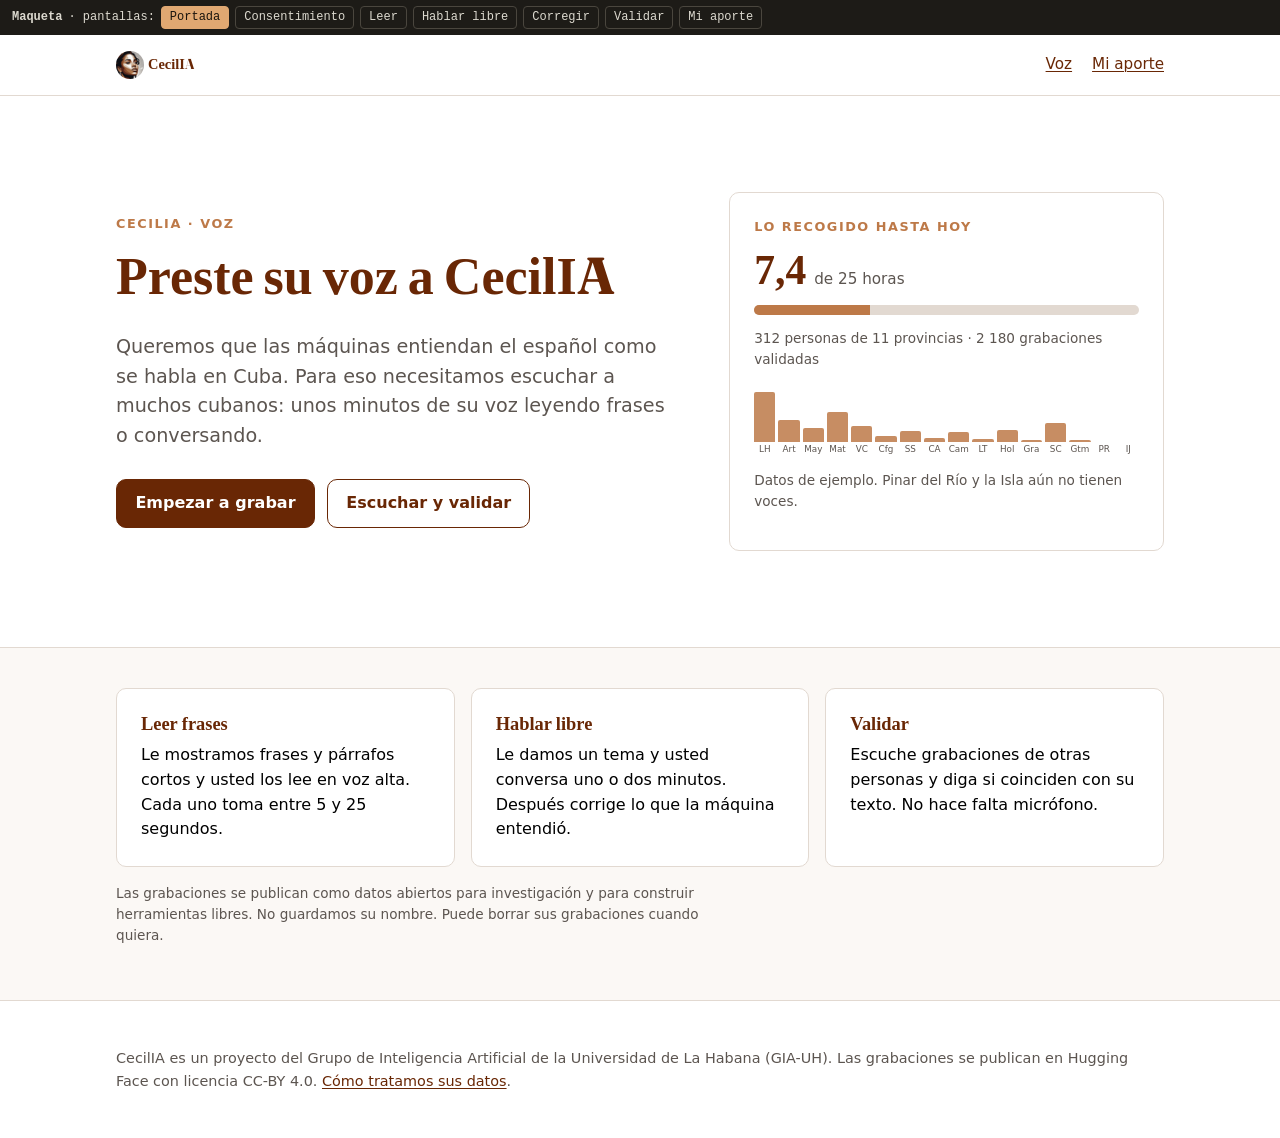
<file: specs/2026-11-03-voz-mockup.html>
<!doctype html>
<html lang="es"><head><meta charset="utf-8"><meta name="viewport" content="width=device-width, initial-scale=1">
<title>Maqueta · CecilIA voz</title>
<style>/* Cecilia — hoja de estilo única.
   Los colores y la tipografía salen de identity/palette.yml y
   identity/typography.yml. Las parejas de contraste están calculadas allí:
   texto negro sobre blanco (21:1), sienna sobre blanco (11.09:1), negro
   sobre el gris de fondo (10.16:1). skin.warm es color de relleno, nunca
   de texto. */

@font-face {
  font-family: 'Fraunces';
  src: url([data-uri]) format('woff2');
  font-weight: 100 900;
  font-display: swap;
}


:root {
  --hair-deep: #000000;
  --skin-shadow: #692705;
  --skin-warm: #bd7948;
  --skin-lightest: #f8d4b4;
  --ground-neutral: #b0b5b9;
  --white: #ffffff;

  --paper: #fbf8f5;
  --rule: #e2d9d1;
  --muted: #5c5550;

  --display: 'Fraunces', Georgia, 'Times New Roman', serif;
  --body: 'Inter', system-ui, -apple-system, sans-serif;

  --measure: 68ch;
  --radius: 10px;
  --shadow: 0 1px 2px rgba(0,0,0,.06), 0 8px 24px rgba(105,39,5,.08);
}

*, *::before, *::after { box-sizing: border-box; }

html { -webkit-text-size-adjust: 100%; }

body {
  margin: 0;
  font-family: var(--body);
  font-size: 1rem;
  line-height: 1.55;
  color: var(--hair-deep);
  background: var(--paper);
}

h1, h2, h3 {
  font-family: var(--display);
  color: var(--skin-shadow);
  line-height: 1.15;
  margin: 0 0 .5em;
  font-weight: 700;
}
h1 { font-size: clamp(2rem, 5vw, 3.25rem); }
h2 { font-size: clamp(1.4rem, 3vw, 1.9rem); margin-top: 2.2rem; }
h3 { font-size: 1.15rem; margin-top: 1.6rem; }

p, li { max-width: var(--measure); }
a { color: var(--skin-shadow); text-decoration-thickness: 1px; text-underline-offset: 2px; }
a:hover { text-decoration-thickness: 2px; }

.wrap { max-width: 68rem; margin: 0 auto; padding: 0 1.25rem; }
.narrow { max-width: 46rem; }

/* ---- barra superior ---- */
.topbar {
  border-bottom: 1px solid var(--rule);
  background: var(--white);
  position: sticky; top: 0; z-index: 10;
}
.topbar .wrap { display: flex; align-items: center; gap: 1rem; height: 60px; }
.topbar img { height: 28px; }
.topbar nav { margin-left: auto; display: flex; gap: 1.25rem; font-size: .95rem; }

/* ---- portada ---- */
.hero { background: var(--white); border-bottom: 1px solid var(--rule); }
.hero .wrap {
  display: grid; grid-template-columns: 1.3fr 1fr;
  gap: 3rem; align-items: center; padding-top: 3.5rem; padding-bottom: 3.5rem;
}
.hero img {
  width: 100%; border-radius: var(--radius);
  box-shadow: var(--shadow); background: var(--ground-neutral);
}
.lead { font-size: 1.2rem; color: var(--muted); }
.kicker {
  font-family: var(--body); font-size: .8rem; font-weight: 600;
  letter-spacing: .12em; text-transform: uppercase; color: var(--skin-warm);
  margin: 0 0 .75rem;
}

.actions { display: flex; flex-wrap: wrap; gap: .75rem; margin-top: 1.75rem; }

.btn {
  display: inline-flex; align-items: center; gap: .5rem;
  font: inherit; font-weight: 600; cursor: pointer;
  padding: .7rem 1.15rem; border-radius: var(--radius);
  border: 1px solid var(--skin-shadow);
  background: var(--white); color: var(--skin-shadow);
  text-decoration: none; transition: transform .08s ease, background .15s ease;
}
.btn:hover { background: var(--skin-lightest); }
.btn:active { transform: translateY(1px); }
.btn-primary { background: var(--skin-shadow); color: var(--white); }
.btn-primary:hover { background: #7d2f06; }
.btn:disabled, .btn[aria-disabled='true'] {
  opacity: .4; cursor: not-allowed; transform: none;
}

section { padding: 2.5rem 0; }
.panel {
  background: var(--white); border: 1px solid var(--rule);
  border-radius: var(--radius); padding: 1.5rem;
}

/* seis tarjetas en dos filas de tres, no cuatro y dos */
.cards { display: grid; grid-template-columns: repeat(3, 1fr); gap: 1rem; }
.cards p { max-width: none; margin: 0; }
.cards h3 { margin-top: 0; }

.callout {
  background: var(--skin-lightest); border: 1px solid var(--skin-warm);
  border-radius: var(--radius); padding: 1.25rem 1.5rem;
}
.callout h2 { margin-top: 0; }

.callout-media { display: grid; grid-template-columns: 1fr 15rem; gap: 1.75rem; align-items: center; }
.callout-media img { width: 100%; border-radius: var(--radius); box-shadow: var(--shadow); }

footer {
  border-top: 1px solid var(--rule); background: var(--white);
  padding: 2rem 0; font-size: .9rem; color: var(--muted);
}
footer p { max-width: none; }

/* ---- formulario ---- */
label { display: block; font-weight: 600; font-size: .9rem; margin-bottom: .35rem; }
input[type='text'], input[type='email'], textarea, select {
  width: 100%; font: inherit; color: inherit;
  padding: .6rem .7rem; border: 1px solid var(--rule);
  border-radius: 8px; background: var(--white);
}
input:focus, textarea:focus, select:focus {
  outline: 2px solid var(--skin-warm); outline-offset: 1px; border-color: var(--skin-warm);
}
textarea { resize: vertical; min-height: 5rem; }
.field { margin-bottom: 1rem; }
.grid-3 { display: grid; grid-template-columns: repeat(3, 1fr); gap: 1rem; }

.check { display: flex; gap: .6rem; align-items: flex-start; margin-bottom: .6rem; font-weight: 400; }
.check input { margin-top: .25rem; flex: none; width: 1.05rem; height: 1.05rem; accent-color: var(--skin-shadow); }
.check span { max-width: var(--measure); font-size: .95rem; }

/* ---- constructor de conversación ---- */
.builder { display: grid; grid-template-columns: 1.6fr 1fr; gap: 1.5rem; align-items: start; }

.turns { min-height: 8rem; display: flex; flex-direction: column; gap: .75rem; margin-bottom: 1rem; }
.turn { border-radius: var(--radius); padding: .7rem .9rem; border: 1px solid var(--rule); }
.turn.user { background: var(--white); }
.turn.assistant { background: var(--skin-lightest); border-color: var(--skin-warm); }
.turn .who {
  font-size: .72rem; font-weight: 700; letter-spacing: .1em;
  text-transform: uppercase; color: var(--skin-shadow); margin-bottom: .2rem;
}
.turn .said { white-space: pre-wrap; overflow-wrap: anywhere; }

.empty { color: var(--muted); font-style: italic; padding: 1.5rem 0; }

.composer { display: flex; gap: .6rem; align-items: flex-end; }
.composer textarea { min-height: 3.2rem; }

.tags { display: flex; flex-wrap: wrap; gap: .45rem; }
.tag {
  font: inherit; font-size: .9rem; cursor: pointer;
  padding: .35rem .75rem; border-radius: 999px;
  border: 1px solid var(--rule); background: var(--white); color: var(--hair-deep);
}
.tag[aria-pressed='true'] {
  background: var(--skin-shadow); border-color: var(--skin-shadow); color: var(--white);
}

.hint { font-size: .85rem; color: var(--muted); max-width: var(--measure); }

.toast {
  position: fixed; left: 50%; bottom: 1.5rem; transform: translateX(-50%) translateY(200%);
  background: var(--skin-shadow); color: var(--white);
  padding: .8rem 1.25rem; border-radius: var(--radius);
  box-shadow: var(--shadow); transition: transform .25s ease; z-index: 50;
}
.toast.show { transform: translateX(-50%) translateY(0); }
.toast.error { background: #8a1c1c; }

.hidden { display: none !important; }

@media (max-width: 860px) {
  .hero .wrap { grid-template-columns: 1fr; gap: 1.75rem; padding-top: 2rem; }
  .hero img { max-width: 320px; }
  .cards { grid-template-columns: repeat(2, 1fr); }
  .callout-media { grid-template-columns: 1fr; }
  .callout-media img { max-width: 260px; justify-self: center; }
  .builder { grid-template-columns: 1fr; }
  .grid-3 { grid-template-columns: 1fr; }
  .topbar nav { gap: .9rem; font-size: .88rem; }
}

@media (max-width: 560px) {
  .cards { grid-template-columns: 1fr; }
}

/* ---- maqueta de voz: lo que cecilia.css no tiene ---- */
.mock-bar{background:#1d1b17;color:#dcd9cf;font:12px/1.4 ui-monospace,Menlo,monospace;padding:6px 12px;display:flex;flex-wrap:wrap;gap:6px;align-items:center}
.mock-bar button{font:inherit;background:none;border:1px solid #4a463e;color:#dcd9cf;border-radius:4px;padding:2px 8px;cursor:pointer}
.mock-bar button.on{background:#e0a872;color:#1a140d;border-color:#e0a872}
.topbar svg{height:28px;width:100px;display:block;overflow:visible}
.goal .big,.big{font-family:var(--display);font-size:2.6rem;font-weight:700;color:var(--skin-shadow);line-height:1}
.big small{font-family:var(--body);font-size:.95rem;font-weight:500;color:var(--muted)}
.meter{height:10px;border-radius:999px;background:var(--rule);margin:.9rem 0 .5rem;overflow:hidden}
.meter i{display:block;height:100%;background:var(--skin-warm)}
.provs{display:grid;grid-template-columns:repeat(16,1fr);gap:3px;align-items:end;height:70px;margin-top:1rem}
.provs span{position:relative;height:70px;font-size:.55rem;color:var(--muted);display:flex;align-items:flex-end;justify-content:center;padding-bottom:0}
.provs span::before{content:"";position:absolute;left:0;right:0;bottom:14px;height:calc((100% - 14px) * var(--h));background:var(--skin-warm);border-radius:2px 2px 0 0;opacity:.85}
.opt{font-family:var(--body);font-size:.8rem;font-weight:500;color:var(--muted);margin-left:.4rem}
.modes{display:flex;flex-wrap:wrap;gap:.45rem;margin-bottom:1.5rem}
.step-head{display:flex;justify-content:space-between;align-items:center;gap:1rem;color:var(--muted);font-size:.9rem;margin-bottom:.6rem}
.dots{display:flex;gap:4px}
.dots i{width:18px;height:6px;border-radius:3px;background:var(--rule)}
.dots i.done{background:var(--skin-warm)}
.dots i.now{background:var(--skin-shadow)}
.sentence p{font-family:var(--display);font-size:clamp(1.3rem,4.5vw,1.75rem);line-height:1.35;margin:0;max-width:none;color:var(--hair-deep)}
.rec{display:flex;flex-direction:column;align-items:center;gap:.8rem;padding:2rem 0 1rem}
.mic{width:88px;height:88px;border-radius:50%;border:0;background:var(--skin-shadow);color:#fff;cursor:pointer;display:grid;place-items:center;box-shadow:var(--shadow);transition:transform .1s}
.mic svg{width:36px;height:36px}
.mic.on{background:#8a1c1c;animation:pulse 1.2s ease-in-out infinite}
@keyframes pulse{0%,100%{box-shadow:0 0 0 0 rgba(138,28,28,.35)}50%{box-shadow:0 0 0 16px rgba(138,28,28,0)}}
.rec-state{color:var(--muted);text-align:center;max-width:32ch}
.level{display:flex;gap:4px;height:28px;align-items:center}
.level i{width:5px;border-radius:3px;background:var(--skin-warm);height:6px;transition:height .1s}
.timer{font-family:var(--display);font-size:1.6rem;color:var(--skin-shadow)}
.timer small{font-family:var(--body);font-size:.85rem;color:var(--muted)}
.heard,.live{background:var(--white);border:1px dashed var(--skin-warm);border-radius:var(--radius);padding:1rem 1.25rem;margin-top:.5rem}
.heard p,.live p{margin:.2rem 0}
.heard u{text-decoration-color:#8a1c1c;text-decoration-thickness:2px;text-underline-offset:3px}
.live .prov{color:var(--muted);font-style:italic}
.skip{margin-top:1rem}
.queue{margin-top:1.5rem;display:flex;align-items:center;gap:.5rem;font-size:.85rem;color:var(--muted);border-top:1px solid var(--rule);padding-top:.8rem}
.queue .dot{width:8px;height:8px;border-radius:50%;background:var(--skin-warm)}
.queue.ok .dot{background:#3d7a3d}
.player{display:flex;align-items:center;gap:.8rem;margin:1.2rem 0}
.player .btn{width:48px;height:48px;justify-content:center;padding:0}
.player .bar{flex:1;height:8px;background:var(--rule);border-radius:999px;overflow:hidden}
.player .bar i{display:block;height:100%;width:0;background:var(--skin-shadow)}
.vote .btn{flex:1;justify-content:center;min-width:8rem}
.cards.three{grid-template-columns:repeat(3,1fr)}
.code-panel{display:flex;align-items:center;justify-content:space-between;gap:1rem;flex-wrap:wrap}
.code-panel code{font-size:1.3rem;font-family:ui-monospace,Menlo,monospace;color:var(--skin-shadow)}
.btn.danger{border-color:#8a1c1c;color:#8a1c1c}
.btn.danger:hover{background:#f7e3e3}
.callout{margin-top:1rem}
.toast:not(.show){visibility:hidden}
@media (max-width:560px){
  .cards.three{grid-template-columns:1fr 1fr 1fr;gap:.5rem}
  .cards.three .panel{padding:.8rem}
  .big{font-size:1.9rem}
  .vote{flex-direction:column}
  .vote .btn{width:100%}
  .topbar nav a:first-child{display:none}
}
@media (pointer:coarse){.btn,.tag,.mock-bar button{min-height:44px}}
.returning{margin-bottom:1.25rem}
.code-in{display:flex;gap:.6rem;margin-top:.7rem;flex-wrap:wrap}
.code-in input{flex:1;min-width:12rem}
</style></head>
<body>
<div class="mock-bar"><b>Maqueta</b> · pantallas:
  <button data-go="home">Portada</button><button data-go="consent">Consentimiento</button><button data-go="read">Leer</button><button data-go="free">Hablar libre</button><button data-go="fix">Corregir</button><button data-go="check">Validar</button><button data-go="mine">Mi aporte</button>
</div>

<header class="topbar">
  <div class="wrap">
    <a href="#" data-go="home">
<svg xmlns="http://www.w3.org/2000/svg" xmlns:xlink="http://www.w3.org/1999/xlink"
     viewBox="0 0 1000 280" role="img" aria-label="CecilIA logo with mark">
  <style>
    .word { font-family: 'Fraunces', serif; font-weight: 700;
             font-size: 144px; font-variation-settings: 'opsz' 144;
             fill: #692705; }
  </style>
  <image href="[data-uri]" x="0" y="0" width="280" height="280"
         preserveAspectRatio="xMidYMid slice" clip-path="url(#round)" />
  <clipPath id="round">
    <circle cx="140" cy="140" r="140" />
  </clipPath>
  <text x="320" y="180" class="word">CecilIA</text>
</svg>
</a>
    <nav><a href="#" data-go="home">Voz</a><a href="#" data-go="mine">Mi aporte</a></nav>
  </div>
</header>

<!-- portada -->
<main id="s-home" class="screen">
<section class="hero"><div class="wrap">
  <div>
    <p class="kicker">CecilIA · voz</p>
    <h1>Preste su voz a CecilIA</h1>
    <p class="lead">Queremos que las máquinas entiendan el español como se habla en Cuba. Para eso necesitamos escuchar a muchos cubanos: unos minutos de su voz leyendo frases o conversando.</p>
    <div class="actions">
      <button class="btn btn-primary" data-go="consent">Empezar a grabar</button>
      <button class="btn" data-go="check">Escuchar y validar</button>
    </div>
  </div>
  <div class="panel goal">
    <p class="kicker">Lo recogido hasta hoy</p>
    <div class="big">7,4 <small>de 25 horas</small></div>
    <div class="meter"><i style="width:30%"></i></div>
    <p class="hint">312 personas de 11 provincias · 2 180 grabaciones validadas</p>
    <div class="provs" aria-label="Aporte por provincia (datos de ejemplo)">
      <span style="--h:0.90">LH</span><span style="--h:0.40">Art</span><span style="--h:0.25">May</span><span style="--h:0.55">Mat</span><span style="--h:0.30">VC</span><span style="--h:0.12">Cfg</span><span style="--h:0.20">SS</span><span style="--h:0.08">CA</span><span style="--h:0.18">Cam</span><span style="--h:0.06">LT</span><span style="--h:0.22">Hol</span><span style="--h:0.05">Gra</span><span style="--h:0.35">SC</span><span style="--h:0.04">Gtm</span><span style="--h:0.00">PR</span><span style="--h:0.00">IJ</span>
    </div>
    <p class="hint">Datos de ejemplo. Pinar del Río y la Isla aún no tienen voces.</p>
  </div>
</div></section>
<section><div class="wrap">
  <div class="cards">
    <div class="panel"><h3>Leer frases</h3><p>Le mostramos frases y párrafos cortos y usted los lee en voz alta. Cada uno toma entre 5 y 25 segundos.</p></div>
    <div class="panel"><h3>Hablar libre</h3><p>Le damos un tema y usted conversa uno o dos minutos. Después corrige lo que la máquina entendió.</p></div>
    <div class="panel"><h3>Validar</h3><p>Escuche grabaciones de otras personas y diga si coinciden con su texto. No hace falta micrófono.</p></div>
  </div>
  <p class="hint" style="margin-top:1rem">Las grabaciones se publican como datos abiertos para investigación y para construir herramientas libres. No guardamos su nombre. Puede borrar sus grabaciones cuando quiera.</p>
</div></section>
</main>

<!-- consentimiento -->
<main id="s-consent" class="screen hidden">
<section><div class="wrap narrow">
  <h1>Antes de grabar</h1>
  <div class="panel returning"><b>¿Ya grabó antes desde otro teléfono?</b> <span class="hint">Escriba su código y sus nuevas grabaciones se suman a las anteriores.</span><div class="code-in"><input type="text" placeholder="caoba-tinajón-4821" aria-label="Código de participante"><button class="btn" id="code-go">Continuar con mi código</button></div></div>
  <p>Su voz es un dato personal. Le pedimos permiso de forma explícita y le explicamos qué hacemos con ella.</p>
  <div class="panel">
    <label class="check"><input type="checkbox" class="req"><span>Tengo 18 años o más.</span></label>
    <label class="check"><input type="checkbox" class="req"><span>Acepto que mis grabaciones y su texto se publiquen como datos abiertos (licencia CC-BY 4.0: cualquiera puede usarlas citando a CecilIA) junto con los datos opcionales de abajo, sin mi nombre.</span></label>
    <label class="check"><input type="checkbox" class="req"><span>Entiendo que puedo borrar mis grabaciones con el código que me dará esta página. Lo ya publicado en una versión anterior del corpus no se puede retirar.</span></label>
  </div>
  <h2>Sobre usted <small class="opt">opcional</small></h2>
  <p class="hint">Sirve para saber qué variantes del habla cubana tenemos y cuáles faltan.</p>
  <div class="grid-3">
    <div class="field"><label>Provincia donde se crió</label><select><option>La Habana</option><option>Pinar del Río</option><option>Artemisa</option><option>Matanzas</option><option>Santiago de Cuba</option><option>Prefiero no decirlo</option></select></div>
    <div class="field"><label>Municipio</label><select><option>Plaza de la Revolución</option><option>Centro Habana</option><option>Habana Vieja</option><option>Playa</option></select></div>
    <div class="field"><label>Edad</label><select><option>18 a 29</option><option>30 a 44</option><option>45 a 59</option><option>60 o más</option><option>Prefiero no decirlo</option></select></div>
  </div>
  <div class="grid-3">
    <div class="field"><label>Género</label><select><option>Prefiero no decirlo</option><option>Femenino</option><option>Masculino</option><option>Otro</option></select></div>
    <div class="field"><label>¿Vive fuera de Cuba?</label><select><option>No</option><option>Sí, hace menos de 5 años</option><option>Sí, hace más de 5 años</option></select></div>
    <div class="field"><label>Subir grabaciones</label><select><option>Con cualquier conexión</option><option>Solo con wifi</option></select></div>
  </div>
  <div class="actions"><button class="btn btn-primary" id="consent-ok" disabled data-go="read">Continuar</button></div>
</div></section>
</main>

<!-- leer -->
<main id="s-read" class="screen hidden">
<section><div class="wrap narrow">
  <div class="modes"><button class="tag" aria-pressed="true" data-go="read">Leer frases</button><button class="tag" data-go="free">Hablar libre</button><button class="tag" data-go="check">Validar</button></div>
  <div class="step-head"><span>Frase <b id="r-n">3</b> de 10</span><div class="dots" id="r-dots"></div></div>
  <div class="panel sentence"><p id="r-text" class="r-text">Me monté en la guagua en la parada de Línea y G, y aquello estaba que no cabía un alma.</p></div>
  <div class="rec">
    <button class="mic" id="r-mic" aria-label="Grabar"><svg viewBox="0 0 24 24" fill="none" stroke="currentColor" stroke-width="2" stroke-linecap="round"><rect x="9" y="3" width="6" height="11" rx="3"/><path d="M5 11a7 7 0 0 0 14 0M12 18v3"/></svg></button>
    <div class="rec-state" id="r-state">Toque el micrófono y lea la frase en voz alta.</div>
    <div class="level" id="r-level" hidden><i></i><i></i><i></i><i></i><i></i><i></i><i></i><i></i><i></i><i></i><i></i><i></i></div>
  </div>
  <div class="heard hidden" id="r-heard">
    <p class="kicker">Así le entendió la máquina</p>
    <p id="r-heard-text"></p>
    <p class="hint">Las palabras subrayadas son las que el modelo actual oyó mal. Su grabación sirve justo para eso.</p>
  </div>
  <div class="actions hidden" id="r-after">
    <button class="btn" id="r-play">▶ Escuchar</button>
    <button class="btn" id="r-redo">Grabar de nuevo</button>
    <button class="btn btn-primary" id="r-next">Siguiente frase</button>
  </div>
  <p class="hint skip"><a href="#" id="r-skip">Saltar esta frase</a> · <a href="#" id="r-report">La frase tiene un error</a></p>
  <div class="queue"><span class="dot"></span> <span id="q-text">2 grabaciones esperando conexión · se subirán solas</span></div>
</div></section>
</main>

<!-- hablar libre -->
<main id="s-free" class="screen hidden">
<section><div class="wrap narrow">
  <div class="modes"><button class="tag" data-go="read">Leer frases</button><button class="tag" aria-pressed="true" data-go="free">Hablar libre</button><button class="tag" data-go="check">Validar</button></div>
  <div class="panel callout">
    <p class="kicker">Tema</p>
    <h2 style="margin-top:0" id="f-topic">Cuente cómo fue la última vez que se fue la corriente en su casa.</h2>
    <p class="hint">Hable como lo haría con un amigo, uno o dos minutos. Si se equivoca, corríjase en voz alta y siga. <a href="#" id="f-other">Otro tema</a></p>
  </div>
  <div class="rec">
    <button class="mic" id="f-mic" aria-label="Grabar"><svg viewBox="0 0 24 24" fill="none" stroke="currentColor" stroke-width="2" stroke-linecap="round"><rect x="9" y="3" width="6" height="11" rx="3"/><path d="M5 11a7 7 0 0 0 14 0M12 18v3"/></svg></button>
    <div class="rec-state" id="f-state">Toque el micrófono para empezar. Puede parar cuando quiera.</div>
    <div class="timer" id="f-timer" hidden>0:00 <small>de 2:00</small></div>
  </div>
  <div class="live hidden" id="f-live"><p class="kicker">Lo que va entendiendo la máquina</p><p id="f-live-text"></p></div>
</div></section>
</main>

<!-- corregir -->
<main id="s-fix" class="screen hidden">
<section><div class="wrap narrow">
  <h1>Corrija lo que entendió la máquina</h1>
  <p>Escuche su grabación y deje el texto tal como usted lo dijo, con sus muletillas y todo. No lo mejore: queremos lo que se dijo, no lo que se quiso decir.</p>
  <div class="player"><button class="btn" id="x-play">▶</button><div class="bar"><i id="x-pos"></i></div><span class="hint" id="x-time">0:00 / 1:12</span></div>
  <div class="field"><label>Texto</label>
    <textarea id="x-text" rows="8">Bueno, la última vez fue el martes. Estábamos cocinando y de pronto se fue la corriente, y las niñas, o sea, las niñas se pusieron contentísimas porque sacamos la linterna. Tuvimos que terminar el arroz en el fogón de carbón en el patio, y mi mujer decía que eso no se cocinaba nunca. Volvió como a las once y pico.</textarea>
  </div>
  <p class="hint">Corregidas: <b id="x-count">0</b> palabras. Si la grabación salió mal, puede <a href="#" data-go="free">grabar de nuevo</a>.</p>
  <div class="actions"><button class="btn btn-primary" id="x-send">Enviar</button><button class="btn" data-go="free">Descartar</button></div>
</div></section>
</main>

<!-- validar -->
<main id="s-check" class="screen hidden">
<section><div class="wrap narrow">
  <div class="modes"><button class="tag" data-go="read">Leer frases</button><button class="tag" data-go="free">Hablar libre</button><button class="tag" aria-pressed="true" data-go="check">Validar</button></div>
  <h1>¿La grabación dice exactamente esto?</h1>
  <div class="panel sentence"><p id="c-text">El agro de Diecinueve y B tenía boniato, yuca y plátano burro, pero los tomates estaban por las nubes.</p></div>
  <div class="player"><button class="btn" id="c-play">▶</button><div class="bar"><i id="c-pos"></i></div><span class="hint" id="c-time">0:00 / 0:14</span></div>
  <div class="actions vote">
    <button class="btn btn-primary" data-vote="yes" id="c-yes" disabled title="Escuche la grabación completa primero">Sí, coincide</button>
    <button class="btn" data-vote="no">No coincide</button>
    <button class="btn" data-vote="skip">No sé</button>
  </div>
  <p class="hint" id="c-wait">«Sí» se activa al terminar de escuchar la grabación completa. «No» puede marcarlo en cuanto oiga un error.</p>
  <p class="hint">Diga «no» si falta o sobra una palabra, si se oye otra cosa o si casi no se oye. Un acento distinto al suyo no es un error. Cada grabación necesita dos votos a favor para entrar al corpus.</p>
  <p class="hint">Validadas por usted hoy: <b id="c-count">0</b></p>
</div></section>
</main>

<!-- mi aporte -->
<main id="s-mine" class="screen hidden">
<section><div class="wrap narrow">
  <h1>Su aporte</h1>
  <div class="cards three">
    <div class="panel"><div class="big">14 <small>min</small></div><p class="hint">de voz grabada</p></div>
    <div class="panel"><div class="big">86</div><p class="hint">frases leídas</p></div>
    <div class="panel"><div class="big">41</div><p class="hint">validaciones</p></div>
  </div>
  <h2>Su código de participante</h2>
  <p>Este teléfono lo recuerda solo. Lo necesitará únicamente si graba desde otro teléfono, si borra los datos del navegador o si quiere borrar sus grabaciones.</p>
  <div class="panel code-panel"><code>caoba-tinajón-4821</code><button class="btn" id="m-copy">Copiar</button></div>
  <p class="hint">Este código es lo único que une sus grabaciones con usted. Si lo pierde, nadie puede recuperarlo, porque no guardamos su nombre ni su teléfono.</p>
  <div class="actions"><button class="btn btn-primary" data-go="read">Seguir grabando</button><button class="btn danger" id="m-del">Borrar mis grabaciones</button></div>
  <div class="callout hidden" id="m-confirm"><p><b>¿Borrar sus 86 grabaciones?</b> Se quitan del sitio y de la próxima versión del corpus. Las versiones ya publicadas no cambian.</p><div class="actions"><button class="btn danger" id="m-del2">Sí, borrar</button><button class="btn" id="m-cancel">Cancelar</button></div></div>
</div></section>
</main>

<footer><div class="wrap"><p>CecilIA es un proyecto del Grupo de Inteligencia Artificial de la Universidad de La Habana (GIA-UH). Las grabaciones se publican en Hugging Face con licencia CC-BY 4.0. <a href="#">Cómo tratamos sus datos</a>.</p></div></footer>
<div class="toast" id="toast"></div>

<script>// Maqueta: todo es simulado. No se usa el micrófono ni la red.
const $ = (id) => document.getElementById(id);
const toast = (msg) => { const t = $("toast"); t.textContent = msg; t.classList.add("show"); setTimeout(() => t.classList.remove("show"), 2200); };

function go(name) {
  document.querySelectorAll(".screen").forEach((s) => s.classList.toggle("hidden", s.id !== "s-" + name));
  document.querySelectorAll(".mock-bar button").forEach((b) => b.classList.toggle("on", b.dataset.go === name));
  window.scrollTo(0, 0);
}
document.addEventListener("click", (e) => {
  const el = e.target.closest("[data-go]");
  if (el && !el.disabled) { e.preventDefault(); go(el.dataset.go); }
});

// Consentimiento: las tres casillas obligatorias habilitan Continuar.
const reqs = [...document.querySelectorAll(".req")];
reqs.forEach((c) => c.addEventListener("change", () => ($("consent-ok").disabled = !reqs.every((x) => x.checked))));

// Leer frases (datos de ejemplo).
const SENTENCES = [
  ["Me monté en la guagua en la parada de Línea y G, y aquello estaba que no cabía un alma.", "Me monté en la guagua en la parada de <u>linie</u> y <u>ge</u>, y aquello estaba que no cabía un alma."],
  ["Compré boniato, yuca y plátano burro, y se lo pasé por Transfermóvil.", "Compré boniato, yuca y plátano <u>puro</u>, y se lo pasé por <u>transfer móvil</u>."],
  ["Cuando llegué a la casa se había ido la corriente, así que nos tocó cocinar con el fogón de carbón en el patio, y las niñas estaban fascinadas con la linterna haciendo sombras en la pared.", "Cuando llegué a la casa se había ido la corriente, así que nos tocó cocinar con el fogón de carbón en el patio, y las niñas estaban fascinadas con la linterna haciendo sombras en la pared."],
  ["Yunior estaba sentado en el muro del Malecón comiéndose un pan con croqueta.", "<u>Junior</u> estaba sentado en el muro del Malecón comiéndose un pan con croqueta."],
  ["En la provincia de Matanzas hay trece municipios, entre ellos Jovellanos y Colón.", "En la provincia de Matanzas hay trece municipios, entre ellos <u>Jove llanos</u> y Colón."],
];
let ri = 0, n = 3;
function dots() { $("r-dots").innerHTML = Array.from({ length: 10 }, (_, i) => `<i class="${i < n - 1 ? "done" : i === n - 1 ? "now" : ""}"></i>`).join(""); $("r-n").textContent = n; }
function showSentence() {
  $("r-text").textContent = SENTENCES[ri][0];
  $("r-heard").classList.add("hidden"); $("r-after").classList.add("hidden");
  $("r-state").textContent = "Toque el micrófono y lea la frase en voz alta."; dots();
}
let levelTimer = null;
function levels(on) {
  $("r-level").hidden = !on; clearInterval(levelTimer);
  if (on) levelTimer = setInterval(() => document.querySelectorAll("#r-level i").forEach((i) => (i.style.height = 4 + Math.random() * 24 + "px")), 110);
}
$("r-mic").addEventListener("click", () => {
  const m = $("r-mic");
  if (!m.classList.contains("on")) {
    m.classList.add("on"); levels(true); $("r-state").textContent = "Grabando… toque de nuevo al terminar.";
    $("r-heard").classList.add("hidden"); $("r-after").classList.add("hidden");
  } else {
    m.classList.remove("on"); levels(false); $("r-state").textContent = "Grabación lista (4,8 s).";
    $("r-heard-text").innerHTML = SENTENCES[ri][1];
    $("r-heard").classList.remove("hidden"); $("r-after").classList.remove("hidden");
  }
});
$("r-redo").addEventListener("click", () => { $("r-heard").classList.add("hidden"); $("r-after").classList.add("hidden"); $("r-state").textContent = "Toque el micrófono y lea la frase en voz alta."; });
$("r-play").addEventListener("click", () => toast("Reproduciendo su grabación (simulado)"));
let queued = 2;
$("r-next").addEventListener("click", () => {
  queued++; $("q-text").textContent = `${queued} grabaciones esperando conexión · se subirán solas`;
  ri = (ri + 1) % SENTENCES.length; n = Math.min(10, n + 1); showSentence();
  if (queued >= 4) setTimeout(() => { queued = 0; $("q-text").textContent = "Conectado · todo subido"; document.querySelector(".queue").classList.add("ok"); }, 1500);
});
$("r-skip").addEventListener("click", (e) => { e.preventDefault(); ri = (ri + 1) % SENTENCES.length; showSentence(); });
$("r-report").addEventListener("click", (e) => { e.preventDefault(); toast("Gracias: revisaremos esa frase"); ri = (ri + 1) % SENTENCES.length; showSentence(); });
showSentence();

// Hablar libre: texto provisional que luego se fija, como en murmur.
const TOPICS = ["Cuente cómo fue la última vez que se fue la corriente en su casa.", "¿Qué comida cubana le enseñaría a hacer a un extranjero, y cómo?", "Explique cómo se llega desde su casa hasta su trabajo o su escuela.", "Cuente una anécdota de un viaje en guagua o en almendrón."];
const LIVE = [["bueno la última vez fue el martes", "Bueno, la última vez fue el martes."], ["estábamos cocinando y de pronto se fue", "Estábamos cocinando y de pronto se fue la corriente,"], ["y las niñas o sea las niñas se pusieron", "y las niñas, o sea, las niñas se pusieron contentísimas"], ["porque sacamos la linterna", "porque sacamos la linterna."]];
let ti = 0, fTimer = null, fLive = [];
$("f-other").addEventListener("click", (e) => { e.preventDefault(); ti = (ti + 1) % TOPICS.length; $("f-topic").textContent = TOPICS[ti]; });
$("f-mic").addEventListener("click", () => {
  const m = $("f-mic");
  if (!m.classList.contains("on")) {
    m.classList.add("on"); $("f-timer").hidden = false; $("f-live").classList.remove("hidden"); $("f-state").textContent = "Grabando… toque para terminar.";
    let s = 0, k = 0; fLive = []; $("f-live-text").innerHTML = "";
    fTimer = setInterval(() => {
      s++; $("f-timer").innerHTML = `${Math.floor(s / 60)}:${String(s % 60).padStart(2, "0")} <small>de 2:00</small>`;
      if (s % 2 === 0 && k < LIVE.length) { fLive.push([LIVE[k][0], false]); k++; }
      if (s % 3 === 0) { const j = fLive.findIndex((x) => !x[1]); if (j >= 0) fLive[j] = [LIVE[j][1], true]; }
      $("f-live-text").innerHTML = fLive.map(([t, fin]) => `<span class="${fin ? "" : "prov"}">${t}</span>`).join(" ");
    }, 600);
  } else {
    clearInterval(fTimer); m.classList.remove("on"); $("f-state").textContent = "Listo. Ahora revise el texto.";
    setTimeout(() => go("fix"), 500);
  }
});

// Corregir: cuenta palabras cambiadas respecto al borrador.
const draft = $("x-text").value.split(/\s+/);
$("x-text").addEventListener("input", () => {
  const now = $("x-text").value.split(/\s+/);
  let d = Math.abs(now.length - draft.length);
  for (let i = 0; i < Math.min(now.length, draft.length); i++) if (now[i] !== draft[i]) d++;
  $("x-count").textContent = d;
});
function fakePlay(btn, bar) {
  let p = 0; const t = setInterval(() => { p += 4; $(bar).style.width = p + "%"; if (p >= 100) { clearInterval(t); setTimeout(() => ($(bar).style.width = "0"), 400); } }, 80);
}
$("x-play").addEventListener("click", () => fakePlay("x-play", "x-pos"));
$("x-send").addEventListener("click", () => { toast("Enviado. ¡Gracias!"); setTimeout(() => go("free"), 800); });

// Validar.
const CHECKS = ["El agro de Diecinueve y B tenía boniato, yuca y plátano burro, pero los tomates estaban por las nubes.", "Si alguien sabe dónde venden parches, que me avise, que esto está en candela.", "Llama a ETECSA para preguntar por el plan de datos de quince gigas.", "Nos pusimos a conversar de la pelota, que si Industriales esto, que si Santiago lo otro."];
let ci = 0, cc = 0;
// «Sí» solo después de oír la grabación entera; «No» en cualquier momento.
function playCheck() {
  let p = 0; $("c-yes").disabled = true;
  const t = setInterval(() => {
    p += 2; $("c-pos").style.width = p + "%";
    const secs = Math.round(14 * p / 100); $("c-time").textContent = `0:${String(secs).padStart(2, "0")} / 0:14`;
    if (p >= 100) { clearInterval(t); $("c-yes").disabled = false; $("c-wait").textContent = "Grabación escuchada completa: ya puede votar."; }
  }, 80);
}
$("c-play").addEventListener("click", playCheck);
document.querySelectorAll("[data-vote]").forEach((b) => b.addEventListener("click", () => {
  if (b.dataset.vote !== "skip") $("c-count").textContent = ++cc;
  ci = (ci + 1) % CHECKS.length; $("c-text").textContent = CHECKS[ci];
  $("c-yes").disabled = true; $("c-pos").style.width = "0"; $("c-time").textContent = "0:00 / 0:14";
  $("c-wait").textContent = "«Sí» se activa al terminar de escuchar la grabación completa. «No» puede marcarlo en cuanto oiga un error.";
}));

$("code-go").addEventListener("click", () => { toast("Bienvenido de vuelta: 86 grabaciones"); go("read"); });

// Mi aporte.
$("m-copy").addEventListener("click", () => toast("Código copiado"));
$("m-del").addEventListener("click", () => $("m-confirm").classList.remove("hidden"));
$("m-cancel").addEventListener("click", () => $("m-confirm").classList.add("hidden"));
$("m-del2").addEventListener("click", () => { $("m-confirm").classList.add("hidden"); toast("Grabaciones borradas (simulado)"); });

go("home");
</script>
</body></html>
</file>
